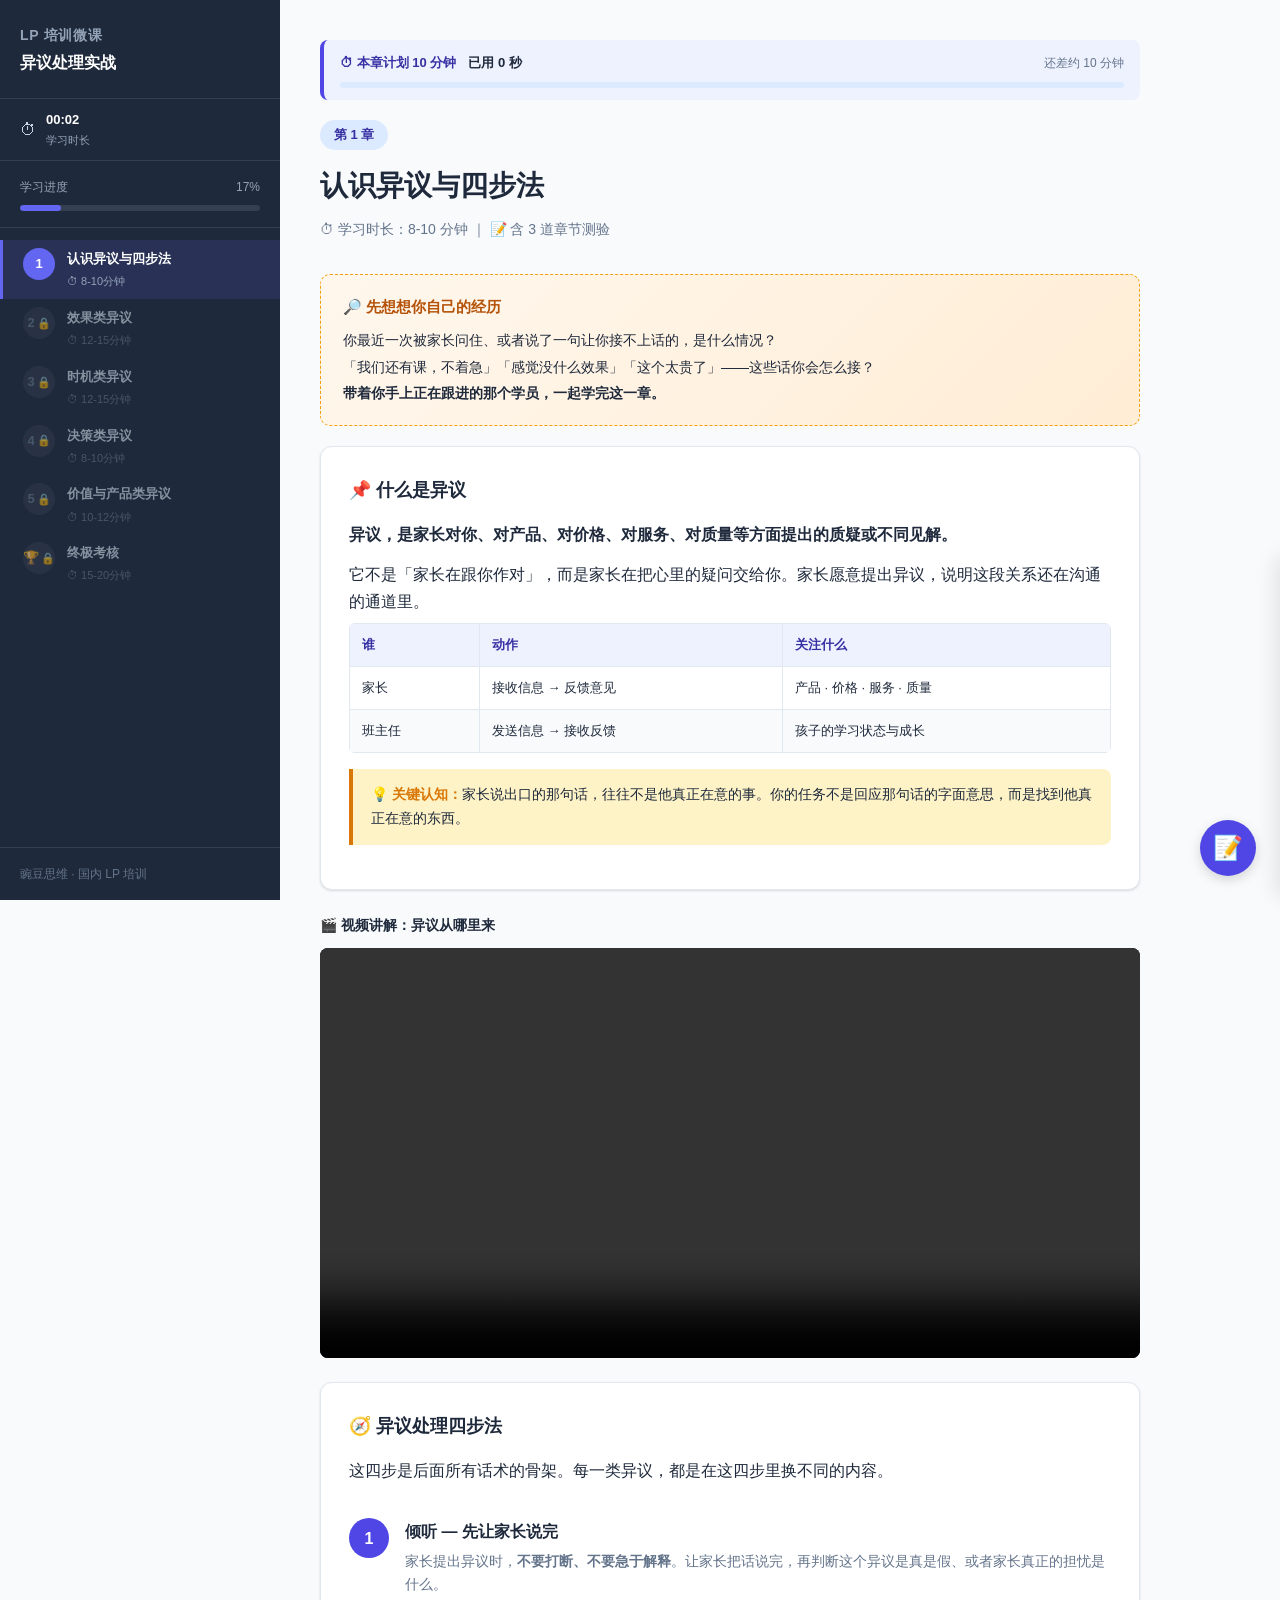
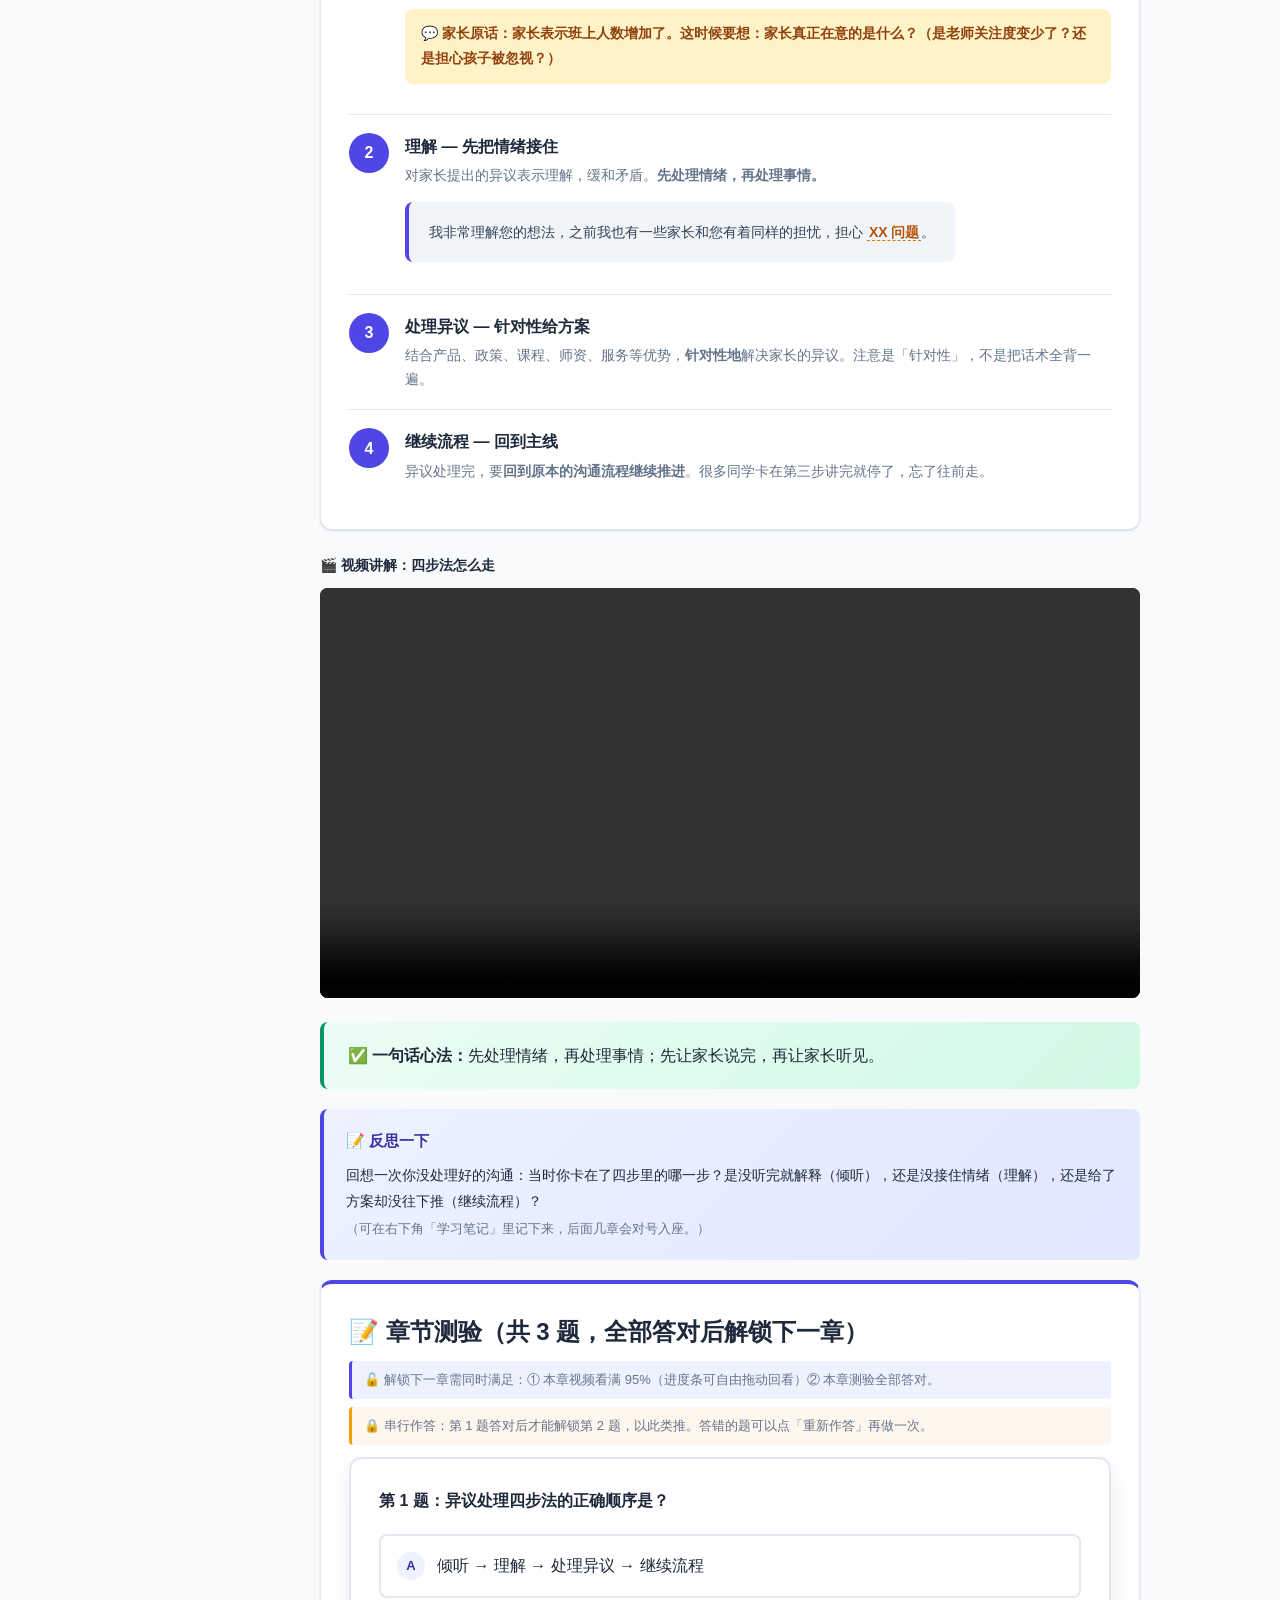
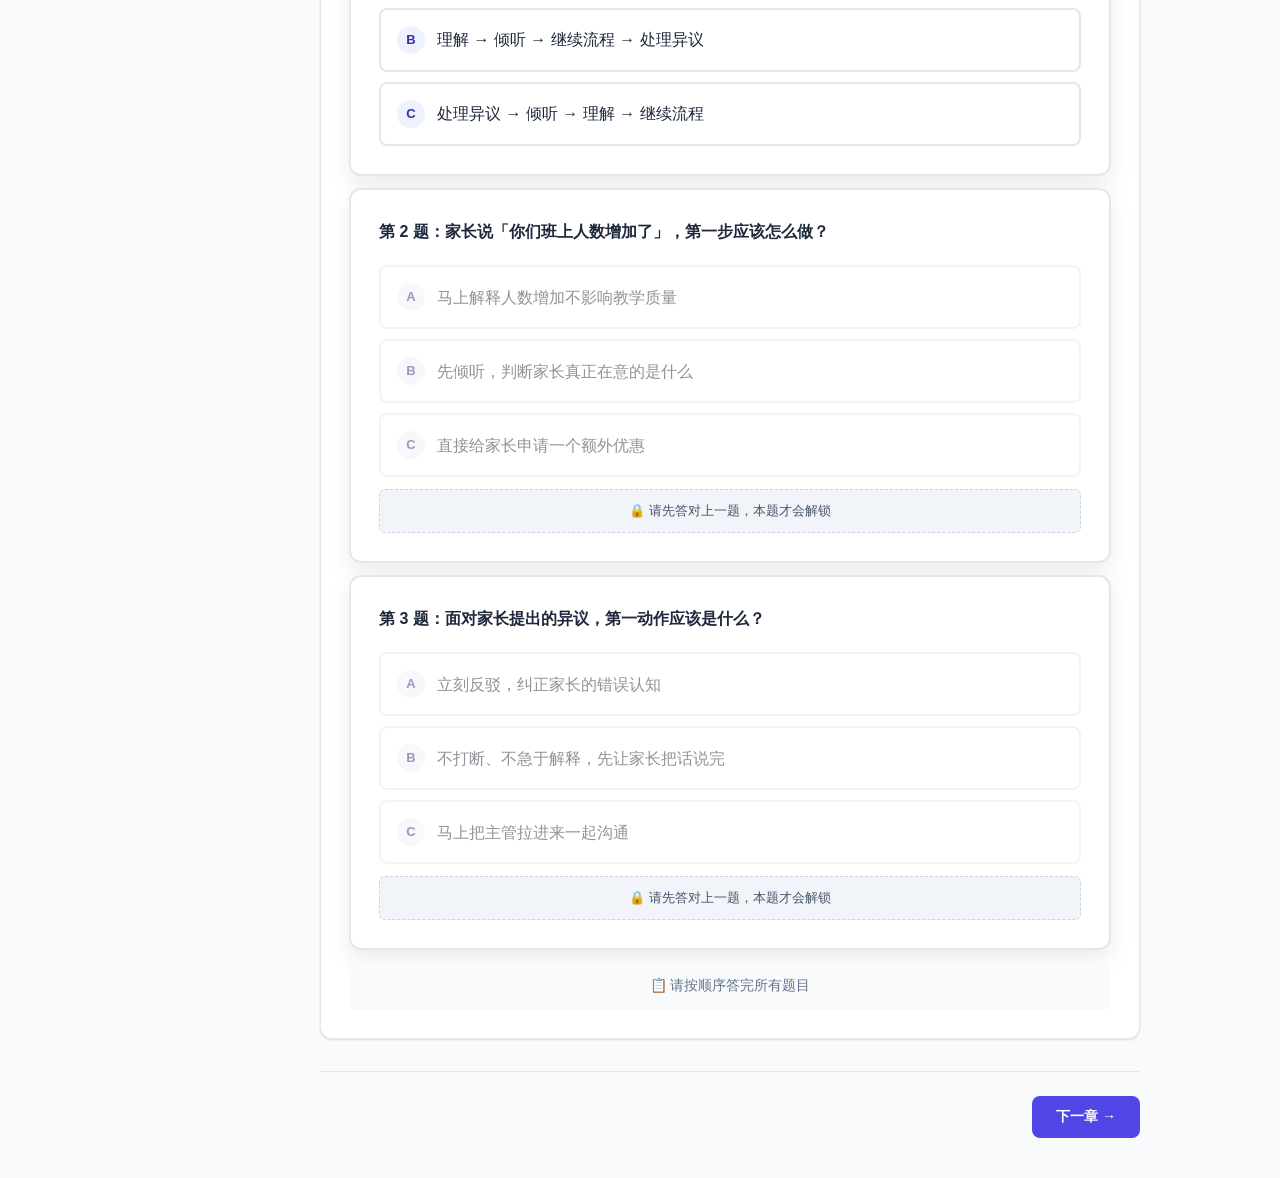
<file: index.html>
<!DOCTYPE html>
<html lang="zh-CN">
<head>
<meta charset="UTF-8">
<meta name="viewport" content="width=device-width, initial-scale=1.0">
<meta name="description" content="面向线上少儿数学思维班主任（LP）的《异议处理实战》互动微课">
<title>异议处理实战 · 班主任微课</title>
<style>

:root{--primary:#4F46E5;--primary-light:#EEF2FF;--primary-dark:#3730A3;--accent:#D97706;--accent-light:#FEF3C7;--success:#059669;--danger:#DC2626;--bg:#F8FAFC;--card:#FFFFFF;--text:#1E293B;--text-secondary:#64748B;--border:#E2E8F0;--shadow:0 1px 3px rgba(0,0,0,0.08),0 1px 2px rgba(0,0,0,0.06);--shadow-lg:0 10px 25px rgba(0,0,0,0.08);--radius:12px;--radius-sm:8px;--sidebar-bg:#1e293b;--sidebar-text:#cbd5e1;--sidebar-active:#6366f1}
*{margin:0;padding:0;box-sizing:border-box}
body{font-family:-apple-system,BlinkMacSystemFont,'Segoe UI','PingFang SC','Noto Sans HK',sans-serif;background:var(--bg);color:var(--text);line-height:1.7;display:flex;min-height:100vh}
.sidebar{width:280px;min-width:280px;background:var(--sidebar-bg);color:var(--sidebar-text);display:flex;flex-direction:column;position:fixed;top:0;left:0;bottom:0;z-index:100;transition:transform 0.3s}
.sidebar-close-btn{display:none;position:absolute;top:8px;right:12px;background:none;border:none;color:#94a3b8;font-size:20px;cursor:pointer;z-index:10;padding:8px;line-height:1}
.sidebar-header{padding:24px 20px;border-bottom:1px solid rgba(255,255,255,0.1)}
.sidebar-header h3{font-size:14px;color:#94a3b8;text-transform:uppercase;letter-spacing:.05em;margin-bottom:4px}
.sidebar-header .course-title{font-size:16px;font-weight:700;color:#fff;line-height:1.4}
.sidebar-progress{padding:16px 20px;border-bottom:1px solid rgba(255,255,255,0.1)}
.progress-label{display:flex;justify-content:space-between;font-size:12px;color:#94a3b8;margin-bottom:8px}
.progress-bar{height:6px;background:rgba(255,255,255,0.1);border-radius:3px;overflow:hidden}
.progress-fill{height:100%;background:var(--sidebar-active);border-radius:3px;transition:width .5s ease;width:0%}
.sidebar-nav{flex:1;overflow-y:auto;padding:12px 0}
.nav-section{padding:8px 20px;cursor:pointer;display:flex;align-items:flex-start;gap:12px;transition:all .2s;border-left:3px solid transparent}
.nav-section:hover{background:rgba(255,255,255,0.05)}
.nav-section.active{background:rgba(99,102,241,0.15);border-left-color:var(--sidebar-active);color:#fff}
.nav-section.completed{color:#94a3b8}
.nav-section.completed .nav-icon{background:var(--success);color:#fff}
.nav-section.locked{opacity:.45;cursor:not-allowed;pointer-events:none}
.nav-section.locked .nav-icon{background:rgba(255,255,255,0.08);color:#64748b}
.nav-icon{width:32px;height:32px;min-width:32px;border-radius:50%;background:rgba(255,255,255,0.1);display:flex;align-items:center;justify-content:center;font-size:13px;font-weight:700;color:var(--sidebar-text);transition:all .3s}
.nav-section.active .nav-icon{background:var(--sidebar-active);color:#fff}
.nav-info .nav-label{font-size:13px;font-weight:600}
.nav-info .nav-sub{font-size:11px;color:#64748b;margin-top:2px}
.nav-section.active .nav-info .nav-sub{color:#94a3b8}
.sidebar-footer{padding:16px 20px;border-top:1px solid rgba(255,255,255,0.1);font-size:12px;color:#64748b}
.study-timer{padding:10px 20px;border-bottom:1px solid rgba(255,255,255,0.1);display:flex;align-items:center;gap:10px;font-size:13px}
.timer-icon{font-size:16px}
.timer-display{color:#fff;font-weight:700;font-variant-numeric:tabular-nums}
.timer-label{color:#94a3b8;font-size:11px}
.main{margin-left:280px;flex:1;padding:40px;max-width:900px;min-width:0}
.section{display:none;animation:fadeSlide .4s ease}
.section.active{display:block}
@keyframes fadeSlide{from{opacity:0;transform:translateY(12px)}to{opacity:1;transform:translateY(0)}}
.section-header{margin-bottom:32px}
.section-badge{display:inline-block;padding:4px 14px;background:#dbeafe;color:var(--primary-dark);border-radius:20px;font-size:13px;font-weight:600;margin-bottom:12px}
.section-header h1{font-size:28px;font-weight:800;color:var(--text);margin-bottom:8px}
.section-header .duration{font-size:14px;color:var(--text-secondary)}
.card{background:var(--card);border-radius:var(--radius);padding:28px;margin-bottom:20px;box-shadow:var(--shadow);border:1px solid var(--border)}
.card-title{font-size:18px;font-weight:700;margin-bottom:16px;color:var(--text)}
.highlight-box{background:linear-gradient(135deg,#eff6ff,#dbeafe);border-left:4px solid var(--primary);padding:20px 24px;border-radius:var(--radius-sm);margin:20px 0}
.highlight-box.warning{background:linear-gradient(135deg,#fef3c7,#fde68a);border-left-color:var(--accent)}
.highlight-box.success{background:linear-gradient(135deg,#ecfdf5,#d1fae5);border-left-color:var(--success)}
.script-block{background:#f1f5f9;padding:20px 24px;border-radius:var(--radius-sm);font-style:italic;color:#475569;position:relative;margin:16px 0;line-height:1.8}
.script-block::before{content:'\01f399\00fe0f 话术范例';position:absolute;top:-10px;left:16px;background:#475569;color:#fff;padding:2px 10px;border-radius:10px;font-size:11px;font-style:normal}
.flow-steps{display:flex;gap:16px;margin:20px 0;flex-wrap:wrap}
.flow-step{flex:1;min-width:140px;background:var(--card);border:2px solid var(--border);border-radius:var(--radius-sm);padding:20px;text-align:center;box-shadow:var(--shadow)}
.flow-step .step-num{width:36px;height:36px;border-radius:50%;background:var(--primary);color:#fff;display:inline-flex;align-items:center;justify-content:center;font-weight:700;font-size:14px;margin-bottom:12px}
.flow-step h4{font-size:14px;font-weight:700;margin-bottom:8px}
.flow-step p{font-size:13px;color:var(--text-secondary);line-height:1.6}
.flow-arrow{display:flex;align-items:center;font-size:24px;color:var(--primary);font-weight:700}
.strategy-grid{display:flex;gap:16px;margin:20px 0;flex-wrap:wrap}
.strategy-card{flex:1;min-width:200px;background:var(--card);border:2px solid var(--border);border-radius:var(--radius-sm);padding:24px;text-align:center;box-shadow:var(--shadow)}
.strategy-card .icon{font-size:36px;margin-bottom:12px}
.strategy-card h4{font-size:16px;font-weight:700;margin-bottom:8px}
.strategy-card p{font-size:13px;color:var(--text-secondary)}
.step-list{counter-reset:step}
.step-item{counter-increment:step;display:flex;gap:16px;align-items:flex-start;padding:18px 0;border-bottom:1px solid var(--border)}
.step-item:last-child{border-bottom:none}
.step-num-big{width:40px;height:40px;border-radius:50%;background:var(--primary);color:#fff;display:flex;align-items:center;justify-content:center;font-weight:700;font-size:16px;flex-shrink:0}
.step-content h4{font-size:16px;color:var(--text);margin-bottom:4px}
.step-content p{font-size:14px;color:var(--text-secondary)}
.chat-scene{max-width:650px;margin:0 auto}
.chat-msg{display:flex;gap:12px;margin-bottom:12px;align-items:flex-start}
.chat-msg.lp{flex-direction:row}
.chat-msg.parent{flex-direction:row-reverse}
.chat-avatar{width:36px;height:36px;border-radius:50%;display:flex;align-items:center;justify-content:center;font-size:14px;flex-shrink:0;font-weight:700}
.chat-msg.lp .chat-avatar{background:#EEF2FF;color:var(--primary-dark)}
.chat-msg.parent .chat-avatar{background:#FEF3C7;color:var(--accent)}
.chat-bubble{max-width:75%;padding:10px 14px;border-radius:14px;font-size:13px;line-height:1.6}
.chat-msg.lp .chat-bubble{background:#F1F5F9;color:var(--text);border-bottom-left-radius:4px}
.chat-msg.parent .chat-bubble{background:#EEF2FF;color:var(--text);border-bottom-right-radius:4px}
.chat-label{font-size:11px;color:var(--text-secondary);margin-bottom:4px}
.tab-wrap{display:flex;gap:4px;margin-bottom:16px;background:var(--border);border-radius:10px;padding:4px;flex-wrap:wrap}
.tab-btn{flex:1;min-width:70px;padding:8px 12px;border:none;background:transparent;border-radius:8px;cursor:pointer;font-size:12px;font-weight:500;color:var(--text-secondary);transition:all .2s}
.tab-btn.active{background:var(--card);color:var(--primary);font-weight:600;box-shadow:var(--shadow)}
.tab-panel{display:none}
.tab-panel.active{display:block}
.highlight{background:linear-gradient(180deg,transparent 60%,#FEF08A 60%);padding:0 4px}
.tips-box{background:var(--accent-light);border-left:4px solid var(--accent);padding:14px 18px;border-radius:0 8px 8px 0;margin:16px 0;font-size:14px}
.tips-box strong{color:var(--accent)}
.badge{display:inline-block;padding:3px 10px;border-radius:20px;font-size:12px;font-weight:600}
.badge-primary{background:var(--primary-light);color:var(--primary)}
.badge-warning{background:var(--accent-light);color:var(--accent)}
.badge-success{background:#ECFDF5;color:var(--success)}
.quiz-card{background:var(--card);border-radius:var(--radius);padding:28px;margin:12px 0;box-shadow:var(--shadow-lg);border:2px solid var(--border)}
.quiz-card.locked .quiz-options{opacity:0.5;filter:grayscale(0.4);pointer-events:none}
.quiz-card.locked .quiz-locked-hint{display:flex}
.quiz-card:not(.locked) .quiz-locked-hint{display:none}
.quiz-locked-hint{display:none;align-items:center;justify-content:center;padding:10px 14px;background:#f1f5f9;color:#475569;border-radius:6px;font-size:13px;margin-top:12px;border:1px dashed #cbd5e1}
.quiz-question{font-size:16px;font-weight:600;margin-bottom:20px;line-height:1.7}
.quiz-options{display:flex;flex-direction:column;gap:10px}
.quiz-option{display:flex;align-items:center;gap:12px;padding:16px;border:2px solid var(--border);border-radius:var(--radius-sm);cursor:pointer;transition:all .2s;min-height:48px}
.quiz-option:hover{border-color:var(--primary-light);background:#f0f7ff}
.quiz-option.correct{border-color:var(--success)!important;background:#ecfdf5!important}
.quiz-option.wrong{border-color:var(--danger)!important;background:#fef2f2!important}
.quiz-option.disabled{opacity:.5;cursor:default;border-color:#e2e8f0;background:#f8fafc}
.quiz-option.correct .quiz-option-label{background:var(--success);color:#fff}
.quiz-option.wrong .quiz-option-label{background:var(--danger);color:#fff}
.quiz-option-label{width:28px;height:28px;border-radius:50%;background:var(--primary-light);color:var(--primary-dark);display:flex;align-items:center;justify-content:center;font-weight:700;font-size:13px;flex-shrink:0}
.quiz-feedback{display:none;margin-top:16px;padding:16px;border-radius:var(--radius-sm);font-size:14px;line-height:1.7}
.quiz-feedback.show{display:block}
.quiz-feedback.correct{background:#ecfdf5;color:#065f46}
.quiz-feedback.wrong{background:#fef2f2;color:#991b1b}
.final-task-container{background:var(--card);border-radius:var(--radius);padding:28px;box-shadow:var(--shadow-lg);border:2px solid var(--border)}
.final-task-input{width:100%;min-height:180px;padding:16px;border:2px solid var(--border);border-radius:var(--radius-sm);font-size:14px;line-height:1.8;resize:vertical;font-family:inherit}
.final-task-input:focus{outline:none;border-color:var(--primary);box-shadow:0 0 0 3px rgba(79,70,229,0.1)}
.final-task-input:disabled{background:#f1f5f9;cursor:not-allowed}
.char-counter{text-align:right;font-size:12px;color:var(--text-secondary);margin-top:6px}
.ai-feedback-panel{display:none;margin-top:24px}
.ai-feedback-panel.show{display:block}
.score-display{text-align:center;margin:16px 0}
.score-circle{width:80px;height:80px;border-radius:50%;display:inline-flex;align-items:center;justify-content:center;font-size:32px;font-weight:800;color:#fff}
.score-circle.high{background:linear-gradient(135deg,#10b981,#059669)}
.score-circle.medium{background:linear-gradient(135deg,#f59e0b,#d97706)}
.score-circle.low{background:linear-gradient(135deg,#ef4444,#dc2626)}
.eval-dimensions{display:flex;gap:16px;flex-wrap:wrap}
.eval-dim{flex:1;min-width:150px;background:#f8fafc;border-radius:var(--radius-sm);padding:20px;text-align:center}
.keywords-result{display:flex;flex-wrap:wrap;gap:6px;margin-top:10px;justify-content:center}
.keyword-tag{display:inline-block;padding:2px 10px;border-radius:20px;font-size:12px;font-weight:500}
.keyword-tag.found{background:#ecfdf5;color:#065f46}
.keyword-tag.missing{background:#fef2f2;color:#991b1b}
.dialogue-container{background:var(--card);border-radius:var(--radius);box-shadow:var(--shadow-lg);border:2px solid var(--border);overflow:hidden}
.dialogue-header{padding:16px 20px;background:var(--primary-light);border-bottom:1px solid var(--border);font-weight:700;color:var(--primary-dark);display:flex;justify-content:space-between;align-items:center}
.dialogue-messages{max-height:400px;overflow-y:auto;padding:16px 20px;min-height:150px}
.dialogue-input-area{display:flex;padding:12px 20px;border-top:1px solid var(--border);gap:8px}
.dialogue-input-area input{flex:1;padding:12px;border:2px solid var(--border);border-radius:var(--radius-sm);font-size:14px;font-family:inherit}
.dialogue-input-area input:focus{outline:none;border-color:var(--primary)}
.btn{padding:12px 24px;border:none;border-radius:var(--radius-sm);font-size:14px;font-weight:600;cursor:pointer;transition:all .2s;background:var(--primary);color:#fff}
.btn:hover{background:var(--primary-dark);transform:translateY(-1px)}
.btn-outline{background:var(--card);color:var(--primary);border:2px solid var(--primary)}
.btn-outline:hover{background:var(--primary-light)}
.btn-success{background:var(--success);color:#fff}
.btn-sm{padding:8px 16px;font-size:13px}
.btn:disabled{opacity:.5;cursor:not-allowed}
.section-nav-buttons{display:flex;justify-content:space-between;margin-top:32px;padding-top:24px;border-top:1px solid var(--border)}
.toast{position:fixed;top:20px;left:50%;transform:translateX(-50%);padding:12px 24px;border-radius:8px;color:#fff;font-size:14px;font-weight:600;z-index:9999;animation:slideDown .3s ease}
.toast.warning{background:#d97706}
.toast.success{background:#059669}
.toast.error{background:#dc2626}
@keyframes slideDown{from{opacity:0;transform:translateX(-50%) translateY(-20px)}to{opacity:1;transform:translateX(-50%) translateY(0)}}
.notes-toggle{position:fixed;bottom:24px;right:24px;width:56px;height:56px;border-radius:50%;background:var(--primary);color:#fff;border:none;font-size:24px;cursor:pointer;box-shadow:0 4px 12px rgba(0,0,0,0.15);z-index:90}
.notes-panel{position:fixed;bottom:0;right:0;width:340px;background:var(--card);border-left:1px solid var(--border);border-top:1px solid var(--border);box-shadow:-4px -4px 20px rgba(0,0,0,0.1);padding:20px;transform:translateX(100%);transition:transform .3s;z-index:200}
.notes-panel.open{transform:translateX(0)}
.notes-panel textarea{width:100%;height:200px;padding:12px;border:1px solid var(--border);border-radius:var(--radius-sm);font-size:13px;font-family:inherit;resize:vertical}
.cert-overlay{display:none;position:fixed;inset:0;background:rgba(0,0,0,0.6);z-index:999;justify-content:center;align-items:center}
.cert-paper{background:#fff;width:700px;padding:48px 36px;text-align:center;border-radius:12px;box-shadow:0 20px 60px rgba(0,0,0,0.2)}
.cert-paper h1{font-size:28px;color:#3730A3;margin-bottom:4px}
.cert-paper .sub{font-size:12px;color:#64748b;letter-spacing:.1em;margin-bottom:24px}
.cert-paper .body{font-size:15px;line-height:2;color:#1e293b}
.cert-paper .name{display:inline-block;border-bottom:2px solid #4F46E5;min-width:120px;padding:4px 12px;margin:0 4px}
.cert-paper .course{font-weight:700;color:#3730A3;margin:8px 0}
.cert-paper .score{margin:20px 0 4px;font-size:16px;font-weight:600;color:#10b981}
.cert-paper .final-score{margin:4px 0 20px;font-size:14px;font-weight:600;color:#3730A3}
.cert-footer{display:flex;justify-content:space-between;font-size:12px;color:#64748b;margin-top:32px;border-top:1px solid #e2e8f0;padding-top:16px}
.cert-actions{margin-top:24px;display:flex;gap:12px;justify-content:center}
.ch3-textarea{width:100%;min-height:220px;padding:16px;border:2px solid var(--border);border-radius:var(--radius-sm);font-size:14px;line-height:1.8;resize:vertical;font-family:inherit}
.ch3-textarea:focus{outline:none;border-color:var(--primary);box-shadow:0 0 0 3px rgba(79,70,229,0.1)}
.practice-textarea{width:100%;min-height:280px;padding:16px;border:2px solid var(--border);border-radius:var(--radius-sm);font-size:14px;line-height:1.8;resize:vertical;font-family:inherit;box-sizing:border-box}
.practice-textarea:focus{outline:none;border-color:var(--primary);box-shadow:0 0 0 3px rgba(79,70,229,0.1)}
.ch3-ref-panel{display:none;margin-top:16px}
.ch3-ref-panel.show{display:block}
.course-img{max-width:100%;border-radius:var(--radius-sm);box-shadow:var(--shadow);margin:16px 0;border:1px solid var(--border)}
.mobile-header{display:none;position:fixed;top:0;left:0;right:0;background:var(--sidebar-bg);color:#fff;padding:12px 16px;z-index:99;align-items:center;justify-content:space-between}
.sidebar-overlay{display:none;position:fixed;inset:0;background:rgba(0,0,0,0.5);z-index:99}
.typing-indicator{display:flex;gap:4px;padding:10px 14px;background:#EEF2FF;border-radius:14px;border-bottom-right-radius:4px;width:fit-content}
.typing-indicator span{width:8px;height:8px;background:#94a3b8;border-radius:50%;animation:typing 1.4s infinite ease-in-out}
.typing-indicator span:nth-child(2){animation-delay:.2s}
.typing-indicator span:nth-child(3){animation-delay:.4s}
@keyframes typing{0%,80%,100%{transform:scale(.6);opacity:.4}40%{transform:scale(1);opacity:1}}
.dialogue-meta{display:flex;gap:8px;align-items:center;flex-wrap:wrap}
.final-actions{flex-wrap:wrap}
.final-call-btn{padding:14px 28px;font-size:16px;display:inline-flex;align-items:center;gap:8px}
.final-score-grid{display:grid;grid-template-columns:repeat(4,1fr);gap:12px;margin:16px 0}
.final-score-card{background:#f8fafc;border-radius:var(--radius-sm);padding:16px;text-align:center}
.final-score-card .score{font-size:24px;font-weight:800;color:var(--primary)}
.final-score-card .label{font-size:12px;color:var(--text-secondary);margin-top:4px}
.final-feedback-text{background:#f8fafc;border-radius:var(--radius-sm);padding:16px;font-size:14px;line-height:1.7;margin-top:16px}
.sidebar-overlay.show{display:block}
/* 移动端优化：表格横向滚动、评分卡2列、价格表最小宽度 */
.table-wrap{overflow-x:auto;-webkit-overflow-scrolling:touch;margin:8px 0;border-radius:6px}
.table-wrap table{min-width:680px}
.final-score-grid{grid-template-columns:repeat(4,1fr)}
@media(max-width:1024px){.sidebar{transform:translateX(-100%)}.sidebar.open{transform:translateX(0)}.sidebar-close-btn{display:block}.main{margin-left:0;padding:24px 16px;padding-top:60px}.mobile-header{display:flex}.eval-dimensions{flex-direction:column}.cert-paper{width:95%;padding:24px 16px}.flow-steps{flex-direction:column}.flow-arrow{transform:rotate(90deg);justify-content:center}.final-score-grid{grid-template-columns:repeat(2,1fr)}}
@media(max-width:480px){.quiz-option{padding:12px}.quiz-question{font-size:15px}.dialogue-header{flex-direction:column;align-items:flex-start;gap:8px}.section-header h1{font-size:24px}.final-call-btn{width:100%;justify-content:center}.final-actions{flex-direction:column}.final-actions .btn{width:100%;justify-content:center}.cert-paper{padding:24px 12px}.cert-paper h1{font-size:22px}}

/* ============================================================
   《异议处理》微课 · 补充样式（叠加在参照课基础样式之上）
   ============================================================ */

/* 视频 */
.video-wrapper{margin:24px 0;position:relative}
.video-label{font-size:14px;font-weight:600;color:var(--text);margin-bottom:10px}
video{width:100%;border-radius:var(--radius-sm);background:#000;display:block}

/* 视频观看状态角标 */
.video-flag{display:inline-block;font-size:12px;font-weight:600;padding:3px 10px;border-radius:999px;
  background:#FEF3C7;color:#B45309;border:1px solid #FCD34D;margin-bottom:8px}
.video-flag.done{background:#ECFDF5;color:#065F46;border-color:#A7F3D0}

/* 章节视频观看进度条 */
.video-status-bar{font-size:13px;line-height:1.7;padding:10px 14px;border-radius:8px;margin:20px 0;
  background:#FFFBEB;border-left:4px solid var(--accent)}
.video-status-bar .vs-ok{color:#065F46;font-weight:600}
.video-status-bar .vs-pending{color:#92400E;font-weight:600}

/* 侧边栏锁定项：加锁图标与禁止指针，并在 hover 时提示原因 */
.nav-section.locked{cursor:not-allowed;opacity:.6}
.nav-section.locked .nav-icon::after{content:'🔒';font-size:11px;margin-left:2px}

/* 话术模板（可填空位） */
.script-tpl{background:#F1F5F9;border-left:4px solid var(--primary);padding:16px 20px;border-radius:8px;font-size:14px;line-height:2;color:#334155;margin:14px 0}
.script-tpl .var{color:#B45309;font-weight:700;border-bottom:1px dashed #D97706;padding:0 2px}

/* 家长原话（案例驱动） */
.quote-line{background:#FEF3C7;border-radius:8px;padding:12px 16px;font-weight:600;color:#92400E;margin:12px 0;font-size:14px;line-height:1.8}
.quote-line::before{content:'💬 家长原话：';font-weight:700}

/* 反思框（成人学习：反思与经验激活） */
.reflect-box{background:linear-gradient(135deg,#EEF2FF,#E0E7FF);border-left:4px solid var(--primary);padding:18px 22px;border-radius:8px;margin:20px 0;font-size:14px;line-height:1.9}
.reflect-box .rt{font-weight:700;color:var(--primary-dark);display:block;margin-bottom:6px;font-size:15px}

/* 场景激活框（章首） */
.activate-box{background:linear-gradient(135deg,#FFF7ED,#FFEDD5);border:1px dashed #F59E0B;border-radius:10px;padding:18px 22px;margin:0 0 20px;font-size:14px;line-height:1.9}
.activate-box .at{font-weight:700;color:#B45309;display:block;margin-bottom:6px;font-size:15px}

/* 表格 */
table{width:100%;border-collapse:collapse;font-size:13px}
table th,table td{border:1px solid var(--border);padding:10px 12px;text-align:left;vertical-align:top;line-height:1.7}
table th{background:#EEF2FF;font-weight:700;color:var(--primary-dark);white-space:nowrap}
table tbody tr:nth-child(even) td{background:#F8FAFC}

/* 四步法流程图（横向箭头） */
.flow-steps.vertical{flex-direction:column}
.flow-steps.vertical .flow-arrow{transform:rotate(90deg);align-self:center}

/* 对比卡（性价比五对比） */
.compare-grid{display:flex;gap:14px;flex-wrap:wrap;margin:18px 0}
.compare-card{flex:1;min-width:200px;background:var(--card);border:1px solid var(--border);border-top:4px solid var(--primary);border-radius:var(--radius-sm);padding:18px;box-shadow:var(--shadow)}
.compare-card h4{font-size:15px;font-weight:700;margin-bottom:8px;color:var(--primary-dark)}
.compare-card p{font-size:13px;color:var(--text-secondary);line-height:1.75}

/* 终极考核 · 填空题 */
.fill-card{background:var(--card);border:2px solid var(--border);border-radius:var(--radius);padding:24px 28px;margin:16px 0;box-shadow:var(--shadow)}
.fill-card.ok{border-color:var(--success);background:#F6FEFB}
.fill-card .quiz-question{margin-bottom:14px}
.fill-row{display:flex;gap:12px;align-items:center;flex-wrap:wrap}
.fill-input{flex:1;min-width:180px;padding:12px 16px;border:2px solid var(--border);border-radius:var(--radius-sm);font-size:15px;font-family:inherit;line-height:1.5}
.fill-input:focus{border-color:var(--primary-light);outline:none;box-shadow:0 0 0 3px rgba(99,102,241,.12)}
.fill-input:disabled{background:#F1F5F9;color:#065F46;font-weight:600;border-color:#A7F3D0}
.fill-hint{display:block;margin-top:8px;color:#92400E;background:#FFFBEB;border-left:3px solid var(--accent);padding:8px 12px;border-radius:0 6px 6px 0;font-size:13px;line-height:1.7}

/* 章节测验里的「答错重做」提示区 */
.quiz-retry{margin-top:10px}
.quiz-retry .btn{margin-left:0}

/* 练习得分面板 */
.practice-score-panel{display:none;margin-top:20px;padding:20px;background:#F8FAFC;border:1px solid var(--border);border-radius:10px}
.practice-score-total{margin-top:14px;padding:14px;border-radius:8px;font-size:14px;font-weight:600;text-align:center}

/* 视频未就绪提示 */
.video-placeholder{background:#0F172A;color:#94A3B8;border-radius:8px;padding:28px;text-align:center;font-size:13px}

@media (max-width:1024px){
  .compare-grid,.flow-steps{flex-direction:column}
  .compare-card{min-width:0}
  .script-tpl,.quote-line,.reflect-box,.activate-box{font-size:13px;padding:14px 16px}
  table{font-size:12px}
  table th,table td{padding:8px}
  /* 移动端：表头允许换行，表格设最小宽度后在 .table-wrap 内横向滚动，
     避免列被压扁到不可读 */
  table th{white-space:normal}
  .table-wrap table{min-width:520px}

  /* 移动端：章节按钮固定为底部操作栏，并为 sticky 栏预留底部空间，
     避免遮挡对话输入区与练习输入框 */
  .main{padding-bottom:100px}
  .section-nav-buttons{flex-direction:column;gap:10px;position:sticky;bottom:0;z-index:20;
    background:var(--bg);padding:12px 0;border-top:1px solid var(--border);margin-top:24px}
  .section-nav-buttons>div{width:100%}
  .section-nav-buttons .btn{width:100%;text-align:center;padding:14px 24px;font-size:15px}
  .dialogue-input-area{padding-bottom:4px}
  .practice-textarea{min-height:150px}

  /* 填空题在窄屏改为竖排，提交按钮占满整行 */
  .fill-card{padding:18px 16px}
  .fill-row{flex-direction:column;align-items:stretch}
  .fill-row .btn,.fill-input{width:100%}

  /* 视频状态条窄屏收紧内边距 */
  .video-status-bar{font-size:12.5px;padding:10px 12px}
}

/* 视频进度信息条：已看 % / 已看时长 / 剩余时长（进度条可自由拖动回看） */
.video-progress-info{margin:10px 0 22px;padding:12px 16px;border-radius:8px;
  background:#F8FAFC;border:1px solid var(--border)}
.video-progress-info .vp-row{display:flex;flex-wrap:wrap;align-items:center;gap:10px;font-size:13px;color:var(--text-secondary)}
.video-progress-info .vp-label{font-weight:700;color:var(--text)}
.video-progress-info .vp-num strong{color:var(--primary);font-size:14px}
.video-progress-info .vp-left{margin-left:auto;color:var(--text-secondary)}
.video-progress-info .vp-track{height:6px;background:var(--border);border-radius:3px;overflow:hidden;margin-top:8px}
.video-progress-info .vp-fill{height:100%;background:var(--primary);border-radius:3px;transition:width .3s ease}
.video-progress-info .vp-fill.done{background:var(--success,#10b981)}
.video-progress-info .vp-tip{margin-top:8px;font-size:12px;color:var(--text-secondary);line-height:1.6}
.video-progress-info .vp-hint{font-size:13px;color:var(--text-secondary)}

/* 章节计划时间条：计划时长 vs 实际停留用时 */
.chapter-plan-bar{margin:0 0 20px;padding:12px 16px;border-radius:8px;
  background:#EEF2FF;border-left:4px solid var(--primary)}
.chapter-plan-bar .cp-row{display:flex;flex-wrap:wrap;align-items:center;gap:12px;font-size:13px;color:var(--text-secondary)}
.chapter-plan-bar .cp-label{font-weight:700;color:var(--primary-dark,var(--primary))}
.chapter-plan-bar .cp-spent{font-weight:600;color:var(--text)}
.chapter-plan-bar .cp-spent.over{color:#B45309}
.chapter-plan-bar .cp-rest{margin-left:auto;font-size:12px}
.chapter-plan-bar .cp-track{height:6px;background:#DBEAFE;border-radius:3px;overflow:hidden;margin-top:8px}
.chapter-plan-bar .cp-fill{height:100%;background:var(--primary);border-radius:3px;transition:width .4s ease}
.chapter-plan-bar .cp-fill.over{background:#F59E0B}
.chapter-plan-bar.over{background:#FFF7ED;border-left-color:#F59E0B}
@media(max-width:1024px){
  .video-progress-info .vp-left{margin-left:0}
  .chapter-plan-bar .cp-rest{margin-left:0}
}

</style>
</head>
<body>
<!-- Sidebar -->
<div class="sidebar" id="sidebar">
<button class="sidebar-close-btn" onclick="toggleSidebar()">✕</button>
<div class="sidebar-header"><h3>LP 培训微课</h3><div class="course-title">异议处理实战</div></div>
<div class="study-timer"><span class="timer-icon">⏱</span><div><div class="timer-display" id="timerDisplay">00:00</div><div class="timer-label">学习时长</div></div></div>
<div class="sidebar-progress"><div class="progress-label"><span>学习进度</span><span id="progressPercent">0%</span></div><div class="progress-bar"><div class="progress-fill" id="progressFill"></div></div></div>
<div class="sidebar-nav" id="sidebarNav"></div>
<div class="sidebar-footer">豌豆思维 · 国内 LP 培训</div>
</div>
<div class="sidebar-overlay" id="sidebarOverlay" onclick="toggleSidebar()"></div>
<div class="mobile-header" id="mobileHeader"><button style="background:none;border:none;color:#fff;font-size:20px;cursor:pointer" onclick="toggleSidebar()">☰</button><span style="font-weight:700;font-size:15px" id="mhTitle">异议处理实战</span><span style="font-size:13px;color:#94a3b8" id="mhTimer">⏱ 00:00</span></div>
<div class="main" id="mainContent"></div>

<!-- Certificate -->
<div class="cert-overlay" id="certOverlay">
<div class="cert-paper" id="certPaper">
<h1>🏆 结业证书</h1><div class="sub">CERTIFICATE OF COMPLETION</div>
<div class="body"><p>兹证明</p><p class="name" id="certStudentName">请填写姓名</p><p>已完成 豌豆思维 班主任培训课程</p><p class="course">「异议处理实战」</p><p class="score" id="certScore">综合评定：通过</p><p class="final-score" id="certFinalScore">终极考核得分：-- 分</p>
<div class="cert-name-edit" id="certNameEdit" style="display:none;margin:16px auto 0;max-width:280px"><input type="text" id="certNameInput" placeholder="请输入你的姓名" style="width:100%;padding:10px 14px;border:2px solid var(--border);border-radius:8px;font-size:14px;font-family:inherit;text-align:center" maxlength="20"><button class="btn btn-sm" style="margin-top:10px;width:100%" onclick="saveCertName()">✍️ 确认姓名</button></div></div>
<div class="cert-footer"><span id="certDate"></span><span>豌豆思维</span></div>
<div class="cert-actions"><button class="btn" onclick="printCertificate()">🖨️ 打印证书</button><button class="btn btn-outline" onclick="closeCertificate()">关闭</button></div>
</div></div>

<button class="notes-toggle" onclick="toggleNotes()">📝</button>
<div class="notes-panel" id="notesPanel">
<h3>📝 学习笔记 — <span id="notesChapterLabel" style="font-weight:400;font-size:13px;color:var(--text-secondary)"></span></h3>
<textarea id="notesTextarea" placeholder="在这里记录你的学习心得..."></textarea>
<button class="btn btn-outline" onclick="toggleNotes()" style="margin-top:12px;width:100%">关闭</button>
</div>

<!-- ===== 课程数据（JSON） ===== -->
<script id="appDataJson" type="application/json">{"title":"异议处理实战","lsPrefix":"cn_lp_objection","orgName":"豌豆思维","aiBaseUrl":"https://api.xiaomimimo.com/v1","aiModel":"mimo-v2.5-pro","allowedHosts":["ruanqiaoyun0-a11y.github.io","localhost","127.0.0.1"],"sections":[{"id":"s1","title":"认识异议与四步法","duration":"8-10分钟","icon":"1","type":"content_quiz","content":"\n<div class=\"section-header\">\n  <span class=\"section-badge\">第 1 章</span>\n  <h1>认识异议与四步法</h1>\n  <p class=\"duration\">⏱ 学习时长：8-10 分钟 ｜ 📝 含 3 道章节测验</p>\n</div>\n\n<div class=\"activate-box\">\n  <span class=\"at\">🔎 先想想你自己的经历</span>\n  你最近一次被家长问住、或者说了一句让你接不上话的，是什么情况？<br>\n  「我们还有课，不着急」「感觉没什么效果」「这个太贵了」——这些话你会怎么接？<br>\n  <strong>带着你手上正在跟进的那个学员，一起学完这一章。</strong>\n</div>\n\n<div class=\"card\">\n  <h2 class=\"card-title\">📌 什么是异议</h2>\n  <p><strong>异议，是家长对你、对产品、对价格、对服务、对质量等方面提出的质疑或不同见解。</strong></p>\n  <p style=\"margin-top:12px;\">它不是「家长在跟你作对」，而是家长在把心里的疑问交给你。家长愿意提出异议，说明这段关系还在沟通的通道里。</p>\n  <div class=\"table-wrap\">\n    <table>\n      <thead><tr><th>谁</th><th>动作</th><th>关注什么</th></tr></thead>\n      <tbody>\n        <tr><td>家长</td><td>接收信息 → 反馈意见</td><td>产品 · 价格 · 服务 · 质量</td></tr>\n        <tr><td>班主任</td><td>发送信息 → 接收反馈</td><td>孩子的学习状态与成长</td></tr>\n      </tbody>\n    </table>\n  </div>\n  <div class=\"tips-box\">💡 <strong>关键认知：</strong>家长说出口的那句话，往往不是他真正在意的事。你的任务不是回应那句话的字面意思，而是找到他真正在意的东西。</div>\n</div>\n\n<div class=\"video-wrapper\">\n  <div class=\"video-label\">🎬 视频讲解：异议从哪里来</div>\n  <video controls preload=\"metadata\" playsinline webkit-playsinline><source src=\"ch1_v1.mp4\" type=\"video/mp4\"></video>\n</div>\n\n<div class=\"card\">\n  <h2 class=\"card-title\">🧭 异议处理四步法</h2>\n  <p style=\"margin-bottom:16px;\">这四步是后面所有话术的骨架。每一类异议，都是在这四步里换不同的内容。</p>\n  <div class=\"step-list\">\n    <div class=\"step-item\">\n      <div class=\"step-num-big\">1</div>\n      <div class=\"step-content\">\n        <h4>倾听 — 先让家长说完</h4>\n        <p>家长提出异议时，<strong>不要打断、不要急于解释</strong>。让家长把话说完，再判断这个异议是真是假、或者家长真正的担忧是什么。</p>\n        <div class=\"quote-line\">家长表示班上人数增加了。这时候要想：家长真正在意的是什么？（是老师关注度变少了？还是担心孩子被忽视？）</div>\n      </div>\n    </div>\n    <div class=\"step-item\">\n      <div class=\"step-num-big\">2</div>\n      <div class=\"step-content\">\n        <h4>理解 — 先把情绪接住</h4>\n        <p>对家长提出的异议表示理解，缓和矛盾。<strong>先处理情绪，再处理事情。</strong></p>\n        <div class=\"script-tpl\">我非常理解您的想法，之前我也有一些家长和您有着同样的担忧，担心 <span class=\"var\">XX 问题</span>。</div>\n      </div>\n    </div>\n    <div class=\"step-item\">\n      <div class=\"step-num-big\">3</div>\n      <div class=\"step-content\">\n        <h4>处理异议 — 针对性给方案</h4>\n        <p>结合产品、政策、课程、师资、服务等优势，<strong>针对性地</strong>解决家长的异议。注意是「针对性」，不是把话术全背一遍。</p>\n      </div>\n    </div>\n    <div class=\"step-item\">\n      <div class=\"step-num-big\">4</div>\n      <div class=\"step-content\">\n        <h4>继续流程 — 回到主线</h4>\n        <p>异议处理完，要<strong>回到原本的沟通流程继续推进</strong>。很多同学卡在第三步讲完就停了，忘了往前走。</p>\n      </div>\n    </div>\n  </div>\n</div>\n\n<div class=\"video-wrapper\">\n  <div class=\"video-label\">🎬 视频讲解：四步法怎么走</div>\n  <video controls preload=\"metadata\" playsinline webkit-playsinline><source src=\"ch1_v2.mp4\" type=\"video/mp4\"></video>\n</div>\n\n<div class=\"highlight-box success\">\n  <strong>✅ 一句话心法：</strong>先处理情绪，再处理事情；先让家长说完，再让家长听见。\n</div>\n\n<div class=\"reflect-box\">\n  <span class=\"rt\">📝 反思一下</span>\n  回想一次你没处理好的沟通：当时你卡在了四步里的哪一步？是没听完就解释（倾听），还是没接住情绪（理解），还是给了方案却没往下推（继续流程）？<br>\n  <span style=\"color:var(--text-secondary);font-size:13px;\">（可在右下角「学习笔记」里记下来，后面几章会对号入座。）</span>\n</div>\n"},{"id":"s2","title":"效果类异议","duration":"12-15分钟","icon":"2","type":"content_quiz","content":"\n<div class=\"section-header\">\n  <span class=\"section-badge\">第 2 章</span>\n  <h1>效果类异议：「没看到效果」与「不想学了」</h1>\n  <p class=\"duration\">⏱ 学习时长：12-15 分钟 ｜ 📝 含 3 道章节测验</p>\n</div>\n\n<div class=\"activate-box\">\n  <span class=\"at\">🔎 先想想你自己的经历</span>\n  你手上有没有这样的学员：出勤一直很好、作业也在做，可家长就是说「感觉没什么效果」？<br>\n  这类异议是续费期最高频、也最难接的一类。<strong>难，不是因为家长不讲道理，而是因为思维的进步本来就不好被看见。</strong>\n</div>\n\n<div class=\"card\">\n  <h2 class=\"card-title\">💬 家长原话与解决思路</h2>\n  <div class=\"quote-line\">目前没有看到明显的效果。</div>\n  <div class=\"strategy-grid\">\n    <div class=\"strategy-card\"><div class=\"icon\">🤝</div><h4>同理家长的着急</h4><p>先承认「花了时间和精力，当然期待看到进步」</p></div>\n    <div class=\"strategy-card\"><div class=\"icon\">🛠️</div><h4>解决效果问题</h4><p>按出错版块分型，给具体可执行的方案</p></div>\n    <div class=\"strategy-card\"><div class=\"icon\">🔍</div><h4>放大孩子的进步</h4><p>把家长没注意到的变化说出来</p></div>\n    <div class=\"strategy-card\"><div class=\"icon\">💡</div><h4>理念教育</h4><p>讲清思维效果为什么「隐匿而周期长」</p></div>\n  </div>\n</div>\n\n<div class=\"video-wrapper\">\n  <div class=\"video-label\">🎬 视频讲解：效果异议的四条解决思路</div>\n  <video controls preload=\"metadata\" playsinline webkit-playsinline><source src=\"ch2_v1.mp4\" type=\"video/mp4\"></video>\n</div>\n\n<div class=\"card\">\n  <h2 class=\"card-title\">🗣️ 第一步：先同理，再问诊</h2>\n  <div class=\"script-tpl\">XX 妈妈，我们花了时间和精力，都非常期待看到孩子的进步。您提到目前还没有看到多大的效果，<span class=\"var\">我也能理解您的着急</span>。</div>\n  <p style=\"font-size:13px;color:var(--text-secondary);\">不要急着说「其实孩子进步很大」——先接住着急，再往下问诊。</p>\n</div>\n\n<div class=\"card\">\n  <h2 class=\"card-title\">🧩 第二步：按版块分型给方案</h2>\n  <div class=\"tab-wrap\">\n    <button class=\"tab-btn active\" onclick=\"switchTab(this,'tab-c2-1')\">成绩不好</button>\n    <button class=\"tab-btn\" onclick=\"switchTab(this,'tab-c2-2')\">学过又忘</button>\n    <button class=\"tab-btn\" onclick=\"switchTab(this,'tab-c2-3')\">坐不住 / 习惯差</button>\n    <button class=\"tab-btn\" onclick=\"switchTab(this,'tab-c2-4')\">家长忘了督促</button>\n  </div>\n\n  <div class=\"tab-panel active\" id=\"tab-c2-1\">\n    <p style=\"margin-bottom:10px;\"><strong>先拿到证据，再定位版块。</strong></p>\n    <div class=\"script-tpl\">宝贝妈妈，孩子卷子您有看到吗？您可以拍照发在群里，我跟老师看一下，分析下孩子哪个版块出了问题。</div>\n    <div class=\"table-wrap\">\n      <table>\n        <thead><tr><th>出错版块</th><th>问题本质</th><th>给你的动作</th></tr></thead>\n        <tbody>\n          <tr><td>计算</td><td>熟练度与准确率不足</td><td>发题库，带家长打卡：每天 10 道题，限定时间，要求准确率</td></tr>\n          <tr><td>几何</td><td>空间想象能力还需要锻炼</td><td>光刷题换个形式还是不会。要直观让孩子去看、去理解，配合图形拼搭练习，锻炼图形感知能力</td></tr>\n          <tr><td>应用</td><td>把文字信息转成能理解的形式的能力弱</td><td>先定位哪类应用题，发相关课件与练习；上课用草稿纸同步画图分析。例如过河问题，豌豆用动画让孩子真实看到划船往返时船上怎么载人</td></tr>\n        </tbody>\n      </table>\n    </div>\n  </div>\n\n  <div class=\"tab-panel\" id=\"tab-c2-2\">\n    <div class=\"script-tpl\">宝贝妈妈，这个是很正常的事情。连我们大人今天学的内容，要是长时间不用，过几天就会忘，更何况是小朋友呢？</div>\n    <p style=\"margin:12px 0;\"><strong>理论基础：艾宾浩斯遗忘曲线</strong> —— 孩子学到的知识点，当天就会遗忘 2/3。要让它成为永久记忆，练习就很重要。</p>\n    <div class=\"tips-box\">🕐 <strong>关键记忆周期：</strong>学完的 20 分钟、第 1 天、第 7 天、第 1 个月、第 3 个月。豌豆的练习设计正好契合这个周期。</div>\n    <div class=\"table-wrap\">\n      <table>\n        <thead><tr><th>豌豆的四类练习</th><th>什么时候做</th></tr></thead>\n        <tbody>\n          <tr><td>课后自动生成的 6 道练习题</td><td>课程结束后立马做（<strong>必做</strong>）</td></tr>\n          <tr><td>老师在群里发的拓展题</td><td>当天或第二天做</td></tr>\n          <tr><td>线上专题测评 + 线下豌豆宝典</td><td>建议两个星期做一次（题量少、题型新颖，对思维灵活性要求高）</td></tr>\n          <tr><td>寄送的强化练习册</td><td>大概 3 个月做一次（题量较大、更有针对性）</td></tr>\n        </tbody>\n      </table>\n    </div>\n    <p style=\"font-size:13px;color:var(--text-secondary);\">提醒家长把资料整理出来放在孩子书架上，定个闹钟；同时告诉家长「我也会提醒您」。</p>\n  </div>\n\n  <div class=\"tab-panel\" id=\"tab-c2-3\">\n    <p style=\"margin-bottom:10px;\">先明确一件事：<strong>这个问题不管在哪里学都可能出现。既然发现了，我们就要解决掉。</strong></p>\n    <p style=\"margin-bottom:10px;\">然后问一句：「妈妈您这边有了解孩子为什么会上课坐不住 / 课后作业不爱做吗？」</p>\n    <div class=\"step-list\">\n      <div class=\"step-item\"><div class=\"step-num-big\">A</div><div class=\"step-content\"><h4>过难</h4><p>看了孩子的课后作业，发现 XX 部分容易做错 → 参考「成绩不好」的处理方案。</p></div></div>\n      <div class=\"step-item\"><div class=\"step-num-big\">B</div><div class=\"step-content\"><h4>过简单</h4><p>先确认是不是觉得没挑战性，同时看校内成绩：<br>· <strong>校内成绩好</strong> → 证明在豌豆有效果，跟老师沟通看能不能升一个级别，找相关题目试一下；<br>· <strong>校内成绩不好</strong> → 说明学习还有待提升。看似会了，但课后作业缺失、说太简单不爱做，方法容易遗忘。可以让孩子说一道题的解决思路：说得清晰可以不做，说不清晰还是需要做。</p></div></div>\n      <div class=\"step-item\"><div class=\"step-num-big\">C</div><div class=\"step-content\"><h4>兴趣减退</h4><p>参考「兴趣问题」的处理方案（见下一节）。</p></div></div>\n      <div class=\"step-item\"><div class=\"step-num-big\">D</div><div class=\"step-content\"><h4>家长忘了督促</h4><p>我们设有<strong>学情奖励</strong>：只要宝贝完成课前预习、课中上课、课后复习，就有<strong>豌豆币</strong>赠送，可以兑换课程或实物礼品。请家长一定叮嘱孩子完成课前课后。</p></div></div>\n    </div>\n    <div class=\"highlight-box success\">最重要的是：习惯的养成不是一蹴而就，是一朝一夕积累而成的。过程肯定会出现反复，但一旦养成，会受用终生。</div>\n  </div>\n\n  <div class=\"tab-panel\" id=\"tab-c2-4\">\n    <p>家长并不是不重视，而是工作一忙就忘了。这时候不要指责，而是<strong>把提醒变成双方的约定</strong>：我们设学情奖励、给豌豆币激励，您帮孩子把资料整理好、定个闹钟，我也会提醒您。</p>\n  </div>\n</div>\n\n<div class=\"card\">\n  <h2 class=\"card-title\">🔍 第三步：放大孩子的进步（四个维度）</h2>\n  <p style=\"margin-bottom:12px;\">家长天天跟孩子在一起，很难看到细微变化。<strong>你要做的，是超出家长认识半步。</strong></p>\n  <div class=\"table-wrap\">\n    <table>\n      <thead><tr><th>维度</th><th>怎么看、怎么说</th></tr></thead>\n      <tbody>\n        <tr><td><strong>四率</strong></td><td>能持续保持四率，本身就是一种进步。孩子兴趣广泛、喜欢新鲜事物，但在思维课上能一直保持出席、完成任务，说明他在对抗熟悉后的懈怠</td></tr>\n        <tr><td><strong>正确率</strong></td><td>结合作业正确率、测评正确率，同时结合首通中家长对各项知识点掌握情况的反馈，找出进步点</td></tr>\n        <tr><td><strong>监课看变化</strong></td><td>有一位 S2 学员在「对称变换」专题的某堂课上，很快说出图片上的图形是梯形，而首通时了解到孩子是不认识梯形的。在专题回访时把这个进步点反馈给妈妈，并建议妈妈鼓励一下孩子，妈妈这才反应过来孩子学到了新知识</td></tr>\n        <tr><td><strong>持续监课</strong></td><td>隔一段时间了解孩子上课状态，结合不间断监课，敏感捕捉孩子的细微变化</td></tr>\n      </tbody>\n    </table>\n  </div>\n</div>\n\n<div class=\"card\">\n  <h2 class=\"card-title\">💡 第四步：理念教育 —— 为什么思维效果「看不见」</h2>\n  <div class=\"script-tpl\">思维跟数学又不一样。数学上 8+3 孩子不会，通过学习某一天 8+3 他知道等于 11，这个课程效果就体现出来了，非常直接。但是<strong>思维的外化却比较隐匿</strong>，如果我们不善于观察到孩子细微的变化，真的不容易发现。所以孩子的这些表现，都是他的进步。只不过您天天跟孩子在一起，又对他总归抱有更高的期望，是很难看到孩子的小进步的。</div>\n  <p style=\"margin-top:12px;\">思维学习的效果呈现<strong>需要的周期也比较长一点</strong>，因为它改变的是每个孩子的底层思考逻辑。</p>\n  <div class=\"highlight-box\">正因为孩子还没有完全达到咱们的预期，还有很大的进步空间，所以我们更要坚持学习下去啊，您说是不是？</div>\n</div>\n\n<div class=\"card\">\n  <h2 class=\"card-title\">🎯 另一类：「孩子对课程兴趣不大，不想学了」</h2>\n  <div class=\"quote-line\">孩子对课程兴趣不大，不想学了。</div>\n  <p style=\"margin:12px 0;\"><strong>解决思路：</strong>① 表示理解，了解家长对豌豆的看法 ② 了解孩子兴趣减退的原因，针对原因提出解决方案 ③ 理念教育。</p>\n  <div class=\"script-tpl\">妈妈，您是想让孩子能够积极主动地参与到学习中，这个我非常能够理解。但孩子学下来还是不错的，比方说课前预习、课后作业完成率是很高的，证明孩子的学习习惯有一定的养成；而且孩子的表达也比以前条理清晰了一些。<span class=\"var\">妈妈，您说是吧？</span></div>\n  <div class=\"tips-box\">🔀 <strong>分支判断：</strong>妈妈赞同孩子的效果 → 强化效果，强调让孩子继续学习，同时找兴趣减退原因；<br>妈妈不赞同 → 说明「兴趣」不是最重要的问题，继续挖掘家长的真实异议。</div>\n</div>\n\n<div class=\"video-wrapper\">\n  <div class=\"video-label\">🎬 视频讲解：兴趣减退的四个原因</div>\n  <video controls preload=\"metadata\" playsinline webkit-playsinline><source src=\"ch2_v2.mp4\" type=\"video/mp4\"></video>\n</div>\n\n<div class=\"card\">\n  <h2 class=\"card-title\">🔎 兴趣减退：先问原因，再给方案</h2>\n  <div class=\"script-tpl\">我带的学生中也有一些在学习的过程当中兴趣慢慢减退的现象，但是原因都不一样。妈妈，您跟孩子沟通下来，主要是因为什么原因不想学习了呢？</div>\n  <div class=\"table-wrap\">\n    <table>\n      <thead><tr><th>原因</th><th>对应方案</th></tr></thead>\n      <tbody>\n        <tr><td>课程难易度问题</td><td>① 提供相关练习题 ② 更换级别</td></tr>\n        <tr><td>老师不喜欢</td><td>了解家长喜欢什么样的老师，更换老师</td></tr>\n        <tr><td>时间不合适</td><td>更换上课时间</td></tr>\n        <tr><td>时间排满了，孩子想休息</td><td>① 了解家长给孩子排了什么课，判断这是不是真问题 ② 如果是真问题，那就是课程重要性问题（见下方话术）</td></tr>\n      </tbody>\n    </table>\n  </div>\n  <div class=\"script-tpl\">宝贝妈妈，您给孩子报这么多课，证明您对孩子的学习是非常关注的。像英语课、语文课确实也很重要，毕竟关系到孩子后期考试。但是<strong>我们数学思维课同样重要</strong>。我们豌豆的课程除了校内知识点和奥数的知识点，更多的还增加 <span class=\"var\">40%</span> 的思维拓展。</div>\n  <p style=\"margin-top:12px;\">孩子的学习一定要以思维培养为主，要知其然，更要知其所以然，学会如何分析问题、使用工具、理清思路，这才是学习的底层逻辑。</p>\n  <div class=\"highlight-box warning\">\n    <strong>⚠️ 三年级拐点：</strong>一二年级还不明显，因为记忆、模仿的内容比较多，凭机械记忆也能拿不错的分数。但<strong>三年级以后要拿出真本事了</strong>。<br>\n    家长们常见的「马虎粗心、上课易走神、听不懂、作业不会做、换个条件就不会了」，对应的正是「细心度、专注度、理解分析能力及思维灵活度」不足。三年级开始出现大量应用题，变化灵活，需要很强的抽象逻辑思维能力。\n  </div>\n</div>\n\n<div class=\"card\">\n  <h2 class=\"card-title\">🌱 理念教育：可以始于兴趣，但一定终于坚持</h2>\n  <div class=\"script-tpl\">咱们不能因为兴趣减退或者孩子不愿意学了，就给孩子放弃。首先这么大的孩子兴趣维持时间本就不长，刚开始兴趣很大，渐渐地有所减退，这个情况很常见——不仅仅是上课，玩具不也是这样嘛。<br><br>放弃是最容易做的事情了。但咱们作为家长、作为引路人，当孩子遇到这个问题的时候，首先一定要跟孩子聊清楚具体原因是什么，然后针对性地去解决；另外需要陪着孩子一起正视这个问题，陪伴他一起度过这个瓶颈期。<strong>1-2 次之后，当再遇到自己不想做的事情时，孩子也能自己去克服和解决，这不就是一种成长嘛。</strong></div>\n  <div class=\"highlight-box success\">换个角度想：如果这时候告诉孩子「不想学就不学、不感兴趣就算了」，慢慢地孩子也会形成这种观念。以后遇到其它事情时，他不是想办法解决问题，而是直接放弃，那又能做成功多少事情呢？<br><strong>可以始于兴趣，但一定是终于坚持和习惯。</strong></div>\n</div>\n\n<div class=\"reflect-box\">\n  <span class=\"rt\">📝 反思一下</span>\n  打开你手上的学员名单，找一位「家长觉得没效果、但其实孩子在进步」的学员。<br>\n  写下你可以外化的 <strong>1 个具体进步点</strong>（不要写「进步很大」，要写「哪一节课、哪个专题、孩子做了什么以前做不到的事」）。\n</div>\n"},{"id":"s3","title":"时机类异议","duration":"12-15分钟","icon":"3","type":"content_practice","content":"\n<div class=\"section-header\">\n  <span class=\"section-badge\">第 3 章</span>\n  <h1>时机类异议：「课时还多」与「时间不确定」</h1>\n  <p class=\"duration\">⏱ 学习时长：12-15 分钟 ｜ 🤖 含 1 次家长沟通模拟练习</p>\n</div>\n\n<div class=\"activate-box\">\n  <span class=\"at\">🔎 先想想你自己的经历</span>\n  「我们还有二十多节课呢，先不着急」「等孩子上了小学再说吧」——这两句话，是不是你续费期最常听到的？<br>\n  <strong>时机类异议的本质，不是家长不想学，而是家长没看到「现在」和「以后」的差别。</strong>\n</div>\n\n<div class=\"card\">\n  <h2 class=\"card-title\">💬 场景 A：剩余课时还多，先不考虑</h2>\n  <div class=\"quote-line\">剩余课时还多，先不考虑。</div>\n  <div class=\"strategy-grid\">\n    <div class=\"strategy-card\"><div class=\"icon\">🤝</div><h4>同理心，确认异议</h4><p>先认可「学完再报」的想法，再把问题问回去</p></div>\n    <div class=\"strategy-card\"><div class=\"icon\">🗺️</div><h4>课程规划</h4><p>体系完整性 + 级别完整性</p></div>\n    <div class=\"strategy-card\"><div class=\"icon\">💰</div><h4>优惠力度的差异</h4><p>现在续是最划算的</p></div>\n  </div>\n  <div class=\"script-tpl\">是的咱们还有 <span class=\"var\">X</span> 节课，非常理解妈妈想学完之后再报名。如果说咱们课时这个月就要学完了，那我今天跟您说这个方案，您是会给孩子报名是吧？</div>\n</div>\n\n<div class=\"video-wrapper\">\n  <div class=\"video-label\">🎬 视频讲解：课时还多怎么破</div>\n  <video controls preload=\"metadata\" playsinline webkit-playsinline><source src=\"ch3_v1.mp4\" type=\"video/mp4\"></video>\n</div>\n\n<div class=\"card\">\n  <h2 class=\"card-title\">🗺️ 课程规划：讲「完整性」，不讲「囤课」</h2>\n  <div class=\"tab-wrap\">\n    <button class=\"tab-btn active\" onclick=\"switchTab(this,'tab-c3-1')\">体系的完整性</button>\n    <button class=\"tab-btn\" onclick=\"switchTab(this,'tab-c3-2')\">级别的完整性</button>\n  </div>\n  <div class=\"tab-panel active\" id=\"tab-c3-1\">\n    <div class=\"step-list\">\n      <div class=\"step-item\"><div class=\"step-num-big\">启</div><div class=\"step-content\"><h4>S1 - S3 启蒙体系</h4><p>建立兴趣与基础感知</p></div></div>\n      <div class=\"step-item\"><div class=\"step-num-big\">基</div><div class=\"step-content\"><h4>S4 - S6 基础体系</h4><p>思维方法与能力成型</p></div></div>\n      <div class=\"step-item\"><div class=\"step-num-big\">进</div><div class=\"step-content\"><h4>S7 - S9 进阶体系</h4><p>综合运用与灵活迁移</p></div></div>\n    </div>\n    <div class=\"script-tpl\">妈妈，宝贝现在上的是 S4，那我们就应该要把 S5、S6 两个级别都完整地学完，这是我们完整的基础体系。所以我有很多家长可能会选择一下子续报好几年、全部规划完。但是妈妈我觉得我们没必要这么着急，我们可以学完 S4 先规划 S5，学完 S5 以后再规划 S6，所以说<strong>我先只给您规划了一年的课时</strong>。</div>\n  </div>\n  <div class=\"tab-panel\" id=\"tab-c3-2\">\n    <div class=\"script-tpl\">S4 是一个完整的级别，一共 <span class=\"var\">96</span> 节课。妈妈，按照咱们现在剩余的课时，只能学到 S4 一部分的内容，所以肯定要把这个阶段保证学完整。</div>\n    <div class=\"tips-box\">💡 <strong>表达要点：</strong>不要一上来就推长期大课包。先说「我只给您规划一年」——降低决策压力，反而更容易推进。</div>\n  </div>\n  <div class=\"highlight-box\">谈到优惠时，把它讲成<strong>「差异化」</strong>而不是「打折」：<br>其实您可以对比出来，这次的价格和之前跟您说的价格已经不一样了，所以您相信 X 老师（我），您现在续就是最划算的，之后我就不保证还是这个价格了。</div>\n</div>\n\n<div class=\"card\">\n  <h2 class=\"card-title\">💬 场景 B：后期时间不确定，到时候再说</h2>\n  <div class=\"quote-line\">后期时间不确定，到时候再说。</div>\n  <p style=\"margin:12px 0;\">时间不确定的疑问一般集中在两个节点：<strong>幼升小</strong> 和 <strong>2 升 3 年级</strong>。</p>\n  <p style=\"font-size:13px;color:var(--text-secondary);\">解决思路：同理家长对未知的疑惑 → 听家长说对小学学习的认识 → 客观介绍小学学习情况 → 分析孩子目前状态，提出继续豌豆课程的好处。</p>\n</div>\n\n<div class=\"video-wrapper\">\n  <div class=\"video-label\">🎬 视频讲解：幼升小与 2 升 3，分别怎么答</div>\n  <video controls preload=\"metadata\" playsinline webkit-playsinline><source src=\"ch3_v2.mp4\" type=\"video/mp4\"></video>\n</div>\n\n<div class=\"card\">\n  <h2 class=\"card-title\">🎒 幼升小：把「不确定」讲成「确定」</h2>\n  <div class=\"script-tpl\">XX 妈妈，孩子很快要读小学了，很理解您对小学学习情况的疑惑和不确定。</div>\n  <p style=\"margin:12px 0;\">接着问两句：<strong>「孩子接下来是读哪所小学的？（尤其了解学校性质，比如公办、民办、国际）您目前了解到的孩子小学校内安排是怎么样的？」</strong></p>\n  <div class=\"table-wrap\">\n    <table>\n      <thead><tr><th>维度</th><th>一般情况</th></tr></thead>\n      <tbody>\n        <tr><td><strong>放学时间</strong></td><td>1 年级周一到周五 16:00 左右放学（周一或周五有的学校会早放学）。这个时间父母一般还在工作，接送需要老人帮忙；没有老人在身边就需要晚托班或住家阿姨协助。有的学校会安排「安心晚托」，但一般最晚到 6 点</td></tr>\n        <tr><td><strong>校内作业</strong></td><td>1-2 年级 5-6 点完成，3 年级 6-7 点完成，4 年级以上 7-8 点完成。1 年级以口头作业为主，2 年级开始加入笔头作业，3 年级笔头多于口头，4 年级以上大多是笔头作业</td></tr>\n        <tr><td><strong>校外安排</strong></td><td>1-2 年级课外没有固定时间（作业不多，成绩好的孩子甚至吃饭前就能完成），课外课程以兴趣素养类为主，如舞蹈、美术、机器人编程、跆拳道等。3 年级以上，课外班会安排在周一和周五，周中一般不安排</td></tr>\n      </tbody>\n    </table>\n  </div>\n  <p style=\"margin-top:14px;\"><strong>小学和幼儿园的两个关键区别：</strong></p>\n  <div class=\"step-list\">\n    <div class=\"step-item\"><div class=\"step-num-big\">①</div><div class=\"step-content\">\n      <h4>上课目标有区别</h4>\n      <p>幼儿园是老师带着孩子学习，锻炼听指令、自理能力、动手能力，更多是培养行为习惯和社会行为习惯，孩子会比较开心、自由。进入小学，孩子以学习知识为主，后期会有考试这样的考核形式，对孩子会有一定压力。</p>\n      <div class=\"script-tpl\">这些我们豌豆都可以解决。我们 S3-S4 就是帮助孩子做幼小衔接的。像 1 年级学的重点，100 以内的加减法我们会带孩子提前学，中间还会穿插思维类内容，让孩子更好适应。<strong>S3 是衔接的前半部分，S4 是幼小衔接的后半部分</strong>，帮助孩子更好地适应校内知识点的变化，提升思维能力。</div>\n    </div></div>\n    <div class=\"step-item\"><div class=\"step-num-big\">②</div><div class=\"step-content\">\n      <h4>上课形式有区别</h4>\n      <p>幼儿园上课是动态的、比较活跃；进入小学变成静态形式，孩子需要在教室、坐在课桌前，安静自主地上完一节课，有些孩子在这方面不适应。</p>\n      <div class=\"script-tpl\">我们豌豆课程本身就是一节课 40 分钟，坐在电脑前学习，并且在学习过程中老师会引导孩子进行自主思考，课后的作用就像校内的作业一样，需要及时完成。所以从这个方面来说，我们豌豆也可以很好地让孩子适应小学的学习。</div>\n    </div></div>\n  </div>\n</div>\n\n<div class=\"card\">\n  <h2 class=\"card-title\">📈 2 升 3：三个变化，三条应对</h2>\n  <div class=\"tab-wrap\">\n    <button class=\"tab-btn active\" onclick=\"switchTab(this,'tab-c3-3')\">学科压力增加</button>\n    <button class=\"tab-btn\" onclick=\"switchTab(this,'tab-c3-4')\">数学难度增加</button>\n    <button class=\"tab-btn\" onclick=\"switchTab(this,'tab-c3-5')\">作业增加</button>\n  </div>\n\n  <div class=\"tab-panel active\" id=\"tab-c3-3\">\n    <p style=\"margin-bottom:10px;\"><strong>变化：</strong>增加了英语学科，孩子压力变大；家长增加英语兴趣班，导致孩子时间被挤压、兴趣降低、需要玩的时间。</p>\n    <div class=\"script-tpl\">宝贝妈妈，您给孩子报这么多课，证明您对孩子的学习是非常关注的。像英语课、语文课确实也很重要，毕竟关系到孩子后期考试。但是<strong>我们数学思维课同样重要</strong>，我们豌豆的课程除了校内知识点和奥数的知识点，更多的还增加 40% 的思维拓展。孩子的学习一定要以思维培养为主，思维能力是所有学习的基底。</div>\n  </div>\n\n  <div class=\"tab-panel\" id=\"tab-c3-4\">\n    <p style=\"margin-bottom:10px;\"><strong>变化：</strong>数学难度增加、有考试，孩子压力变大；部分家长更换思维课，改上学科类课程。</p>\n    <div class=\"highlight-box danger\" style=\"background:#FEF2F2;border-left-color:#DC2626;\">\n      <strong>🔴 这是「捷径陷阱」：</strong>学科类课程以应试为主，更多教的是考试技巧和套路。看似孩子很快就提分了，是一条捷径，但这条捷径充满了陷阱。技巧和套路让孩子做题时形成条件反射，不需要经过太多思考就能写出来，<strong>可这种方法在初高中是不管用的</strong>。<br>\n      现在都是新考法：一是答案不唯一，更看重孩子思考的过程；二是把知识综合起来，灵活运用，解决真实、复杂的现实问题。光靠背公式就能解题的时代已经过去了。\n    </div>\n    <div class=\"script-tpl\">我们豌豆课程主要就是培养孩子的思维，让孩子能够把知识综合起来，灵活运用，解决真实、复杂的现实问题。有时候我们确实没能快速地让孩子提分，因为我们注重的是思维——思维能力是思考问题的基底，<strong>是润物细无声的</strong>，就像爬坡一样，会有些难，但只要思维能力起来了，那就一路无阻。</div>\n    <p style=\"margin-top:12px;\"><strong>课程结构：</strong>30% 校内重点 + 30% 奥数 + 40% 思维拓展。市面上学科类机构学的简奥课程我们都会学，题型一致，但我们展现得更直观，更注重过程培养，提升孩子把文字转变成公式的建模能力。</p>\n  </div>\n\n  <div class=\"tab-panel\" id=\"tab-c3-5\">\n    <p style=\"margin-bottom:10px;\"><strong>变化：</strong>作业增加，孩子没时间学习。要分两种情形处理。</p>\n    <div class=\"step-list\">\n      <div class=\"step-item\"><div class=\"step-num-big\">A</div><div class=\"step-content\">\n        <h4>孩子不会做，导致作业做到很晚</h4>\n        <div class=\"script-tpl\">宝贝妈妈，小朋友是不是做题的时候遇到困难了呀？您有看他的作业吗？或者他有问您吗？如果有不清楚的地方可以把题拍照发群里，我跟老师看到了都会帮您解答的。这还是孩子<strong>举一反三</strong>的能力没有得到提升，我们一起看看孩子是哪个版块出了问题，一起解决。</div>\n      </div></div>\n      <div class=\"step-item\"><div class=\"step-num-big\">B</div><div class=\"step-content\">\n        <h4>孩子会做，但比较拖沓</h4>\n        <div class=\"script-tpl\">小朋友的作业习惯问题还是有必要养成的。作业拖沓是小朋友比较常见的问题，习惯是一个长期培养的过程，这个过程可能要 1 到 2 年，而且容易反复，但只要培养好了，肯定是受益终身的。小学的时候您可以给孩子报托班或培训班，让老师监督着去完成，但这始终是被动的。孩子上了初高中之后，难道咱们还有这个时间给他报一个专门做作业的课外班吗？</div>\n      </div></div>\n    </div>\n    <p style=\"margin-top:14px;\"><strong>作业规划四步法（教给家长）：</strong></p>\n    <div class=\"step-list\">\n      <div class=\"step-item\"><div class=\"step-num-big\">1</div><div class=\"step-content\"><h4>和孩子一起规划</h4><p>以家长指导为主</p></div></div>\n      <div class=\"step-item\"><div class=\"step-num-big\">2</div><div class=\"step-content\"><h4>引导孩子自己尝试</h4><p>待孩子熟悉每日完成作业的节奏后，引导他自己安排作业先后顺序</p></div></div>\n      <div class=\"step-item\"><div class=\"step-num-big\">3</div><div class=\"step-content\"><h4>让孩子独立安排一次</h4><p>不合理不要责骂，肯定规划得很好的地方</p></div></div>\n      <div class=\"step-item\"><div class=\"step-num-big\">4</div><div class=\"step-content\"><h4>提供多次试错的机会</h4><p>放手让孩子独立完成</p></div></div>\n    </div>\n  </div>\n</div>\n\n<!-- ============ AI 家长沟通模拟练习 ============ -->\n<div class=\"card\" style=\"border-top:4px solid var(--primary);\">\n  <h2 class=\"card-title\">🤖 实战练习：家长沟通模拟</h2>\n  <div class=\"dialogue-container\">\n    <div class=\"dialogue-header\">\n      <span class=\"badge badge-primary\">场景设定</span>\n    </div>\n    <p style=\"font-size:13px;color:var(--text-secondary);margin-bottom:12px;\">\n      乐乐妈妈，孩子 S4 在读，剩余约 <strong>20 课时</strong>。家长觉得课时还多，不着急续。<br>\n      请你以班主任身份，写下你准备如何回应这段话。<strong>请把四步法用出来：倾听 → 理解 → 处理异议 → 继续流程。</strong>\n    </p>\n    <div class=\"chat-scene\">\n      <div class=\"chat-msg parent\">\n        <div class=\"chat-avatar\">妈</div>\n        <div class=\"chat-content\">\n          <div class=\"chat-label\">乐乐妈妈</div>\n          <div class=\"chat-bubble\">我们还有二十多节课呢，先不着急续，等上完了再说吧。</div>\n        </div>\n      </div>\n    </div>\n    <textarea class=\"practice-textarea\" id=\"practiceTextarea\" placeholder=\"写下你对家长说的一段话（建议 100 字以上）：&#10;先共情确认 → 再讲体系与级别完整性 → 谈时间与性价比 → 最后推进一个具体动作\"></textarea>\n    <div class=\"dialogue-input-area\" style=\"display:flex;gap:12px;margin-top:14px;flex-wrap:wrap;\">\n      <button class=\"btn\" id=\"practiceSubmitBtn\" onclick=\"submitPractice()\">提交回答</button>\n      <button class=\"btn btn-outline\" onclick=\"resetPractice()\">重新作答</button>\n    </div>\n    <p id=\"practiceWarn\" style=\"display:none;color:var(--danger);font-size:13px;margin-top:8px;\">⚠️ 请至少写 40 字再提交。</p>\n    <div class=\"practice-score-panel\" id=\"practiceScorePanel\">\n      <h3 style=\"font-size:15px;margin-bottom:14px;\">📊 要点覆盖情况</h3>\n      <div id=\"practiceScoreDims\"></div>\n      <div class=\"practice-score-total\" id=\"practiceScoreTotal\"></div>\n    </div>\n    <div class=\"ch3-ref-panel\" id=\"practiceRefPanel\">\n      <h3 style=\"font-size:15px;margin-bottom:10px;\">📖 参考要点（对照自查）</h3>\n      <ul style=\"font-size:13px;line-height:2;padding-left:20px;\">\n        <li><strong>共情确认</strong>：先认可「学完再报」的想法，再把问题问回去——「如果课时这个月就学完了，您今天会给孩子报名吗？」</li>\n        <li><strong>体系完整性</strong>：S1-S3 启蒙、S4-S6 基础、S7-S9 进阶；「我们可以学完 S4 先规划 S5，我先只给您规划一年」</li>\n        <li><strong>级别完整性</strong>：S4 一共 96 节课，按剩余课时只能学到一部分，要保证这个阶段学完整</li>\n        <li><strong>时间与性价比</strong>：现在续的价格和之后不一样，现在是最划算的；同时把「课时还多」转成「规划正好」</li>\n        <li><strong>推进闭环</strong>：给出一个具体、低压力的下一步动作（比如先帮您把 S5 的规划表做出来）</li>\n      </ul>\n    </div>\n  </div>\n</div>\n\n<div class=\"reflect-box\">\n  <span class=\"rt\">📝 反思一下</span>\n  「课时还多」和「时间不确定」这两句话，你认为家长真正担心的是同一件事吗？<br>\n  如果不是，你能各用一句话说出家长真正在意的东西吗？\n</div>\n"},{"id":"s4","title":"决策类异议","duration":"8-10分钟","icon":"4","type":"content_quiz","content":"\n<div class=\"section-header\">\n  <span class=\"section-badge\">第 4 章</span>\n  <h1>决策类异议：「爸爸不同意」</h1>\n  <p class=\"duration\">⏱ 学习时长：8-10 分钟 ｜ 📝 含 3 道章节测验</p>\n</div>\n\n<div class=\"activate-box\">\n  <span class=\"at\">🔎 先想想你自己的经历</span>\n  妈妈说「我要跟孩子爸爸商量一下」——这句话你听过多少次？<br>\n  你有没有想过：<strong>这到底是一个真实障碍，还是家长礼貌拒绝的挡箭牌？</strong>\n</div>\n\n<div class=\"card\">\n  <h2 class=\"card-title\">💬 家长原话与解决思路</h2>\n  <div class=\"quote-line\">这个我得跟孩子爸爸商量一下。</div>\n  <div class=\"strategy-grid\">\n    <div class=\"strategy-card\"><div class=\"icon\">❓</div><h4>了解商量什么</h4><p>先问清具体要商量什么</p></div>\n    <div class=\"strategy-card\"><div class=\"icon\">👩</div><h4>加强妈妈决策重要性</h4><p>同时了解妈妈对豌豆的想法</p></div>\n    <div class=\"strategy-card\"><div class=\"icon\">👨</div><h4>了解爸爸想法</h4><p>分「不关注」和「觉得没效果」两种情况</p></div>\n    <div class=\"strategy-card\"><div class=\"icon\">🌟</div><h4>外化效果</h4><p>强调妈妈自己做主</p></div>\n  </div>\n</div>\n\n<div class=\"video-wrapper\">\n  <div class=\"video-label\">🎬 视频讲解：谁是真正的决策人</div>\n  <video controls preload=\"metadata\" playsinline webkit-playsinline><source src=\"ch4_v1.mp4\" type=\"video/mp4\"></video>\n</div>\n\n<div class=\"card\">\n  <h2 class=\"card-title\">❓ 第一步：先分清真异议和假异议</h2>\n  <div class=\"script-tpl\">妈妈要跟爸爸商量，那爸爸平时有关注孩子的学习吗？妈妈主要想跟爸爸商量什么呀？看我这边能不能帮您解决呢？</div>\n  <div class=\"tips-box\">🔀 <strong>两种走向：</strong><br>· 妈妈给出了具体异议 → 那是真问题，先解决这个问题；<br>· 妈妈没给出异议、只是执意要商量 → 那「跟爸爸商量」很可能就是假问题，要继续挖真实异议。</div>\n</div>\n\n<div class=\"card\">\n  <h2 class=\"card-title\">👩 第二步：讲清妈妈才是真正的规划者</h2>\n  <div class=\"script-tpl\">宝贝妈妈，因为孩子爸爸天天上班，孩子这个学习都是您关注得比较多。他学到哪了、哪里学得好、哪里不会，都是您在跟。孩子爸爸他就是只管掏钱，并不知道孩子的学习情况，不清楚孩子学得怎么样、不知道孩子现在欠缺什么。<br><br>就孩子未来的规划，其实都是靠妈妈的，就是靠我们后勤的，知道吧？<strong>就是您给他规划多远，给他想多远，那么我们宝贝就可以走多远。</strong></div>\n  <p style=\"font-size:13px;color:var(--text-secondary);margin-top:10px;\">注意：这段话不是「贬低爸爸」，而是把话题从「谁出钱」拉回到「谁最了解孩子」。</p>\n</div>\n\n<div class=\"card\">\n  <h2 class=\"card-title\">👨 第三步：了解爸爸的真实想法</h2>\n  <div class=\"script-tpl\">理解，妈妈这么考虑也是非常慎重和理性的，因为大部分家庭孩子的学习都是父母双方来承担和做最后决定的，您也是出于对爸爸的尊重。孩子学得还是非常不错的，孩子也喜欢，所以我还是挺好奇的，冒昧问一下妈妈，<span class=\"var\">为什么爸爸不考虑给孩子再报名呢？</span></div>\n  <div class=\"step-list\">\n    <div class=\"step-item\"><div class=\"step-num-big\">A</div><div class=\"step-content\">\n      <h4>爸爸不关注，觉得思维不重要</h4>\n      <p>→ <strong>引导爸爸参与孩子的学习。</strong></p>\n      <div class=\"script-tpl\">可能爸爸平时也比较忙，没有来得及参与到课程当中，所以对上课内容不了解，也没看到孩子在课堂上的表现，有这样的想法也是正常的。不过，如果由于爸爸不了解具体情况就不让宝贝学下去，我觉得太可惜了。所以妈妈我建议，咱们可以让爸爸抽取点时间，一起参与到孩子的学习当中，我相信爸爸看到咱们宝贝在课堂上的表现以及进步，一定会给宝贝继续安排课程的。</div>\n    </div></div>\n    <div class=\"step-item\"><div class=\"step-num-big\">B</div><div class=\"step-content\">\n      <h4>爸爸一直有参与，但觉得没效果</h4>\n      <p>→ <strong>约电话集中解决问题，再回到其他异议。</strong></p>\n      <div class=\"script-tpl\">我明白您的意思，您看爸爸什么时间方便，我们一起跟爸爸做个沟通吧。</div>\n    </div></div>\n  </div>\n</div>\n\n<div class=\"card\">\n  <h2 class=\"card-title\">🌟 第四步：外化效果，强调妈妈自己做主</h2>\n  <div class=\"script-tpl\">宝贝妈妈，孩子这一年的学习，其实都是妈妈在陪伴。孩子的每一次上课、每一次课后练习、每一次专题探索，这段时间孩子的成长和进步，都离不开妈妈您的功劳，真的很不容易。<br><br>我觉得 <span class=\"var\">6000 块钱</span>也不算是一个非常大的数目。既然妈妈您看到了孩子的学习成果，我们今天就给孩子下这个决定。如果是 5 万 6 万，对于一个家庭来说的确是一笔不小的开支，确实需要得到爸爸的认可。但是妈妈我觉得我们的课程还是很实惠的，就几千块钱，我们可以先做这个决定，把爸爸拉进学习群来，让爸爸也看到孩子的进步和成长。</div>\n  <div class=\"highlight-box success\">💡 <strong>价格锚定 + 决策降级：</strong>先用「5 万 6 万才需要商量」把金额框定在「几千块」这个心理区间，再用「把爸爸拉进学习群」给妈妈一个体面的台阶。</div>\n</div>\n\n<div class=\"reflect-box\">\n  <span class=\"rt\">📝 反思一下</span>\n  你手上有没有一位说「要跟爸爸商量」的学员？<br>\n  试着判断：这是<strong>真异议</strong>还是<strong>假异议</strong>？你判断的依据是什么？把依据写下来。\n</div>\n"},{"id":"s5","title":"价值与产品类异议","duration":"10-12分钟","icon":"5","type":"content_quiz","content":"\n<div class=\"section-header\">\n  <span class=\"section-badge\">第 5 章</span>\n  <h1>价值与产品类异议：「价格太贵」与「伤眼睛」</h1>\n  <p class=\"duration\">⏱ 学习时长：10-12 分钟 ｜ 📝 含 3 道章节测验</p>\n</div>\n\n<div class=\"activate-box\">\n  <span class=\"at\">🔎 先想想你自己的经历</span>\n  这两句话，是你最不想听到但也一定会听到的：<br>\n  「你们价格太贵了。」「上网课对眼睛不好。」<br>\n  <strong>第一句考验你的价值塑造，第二句考验你的专业度。</strong>\n</div>\n\n<div class=\"card\">\n  <h2 class=\"card-title\">💬 场景 A：「你们价格太贵了」</h2>\n  <div class=\"quote-line\">你们价格太贵了。</div>\n  <div class=\"strategy-grid\">\n    <div class=\"strategy-card\"><div class=\"icon\">🤝</div><h4>同理心 + 判断真伪</h4><p>表示理解，同时判断这是不是真实异议</p></div>\n    <div class=\"strategy-card\"><div class=\"icon\">⚖️</div><h4>对比突出性价比</h4><p>五个维度系统对比</p></div>\n    <div class=\"strategy-card\"><div class=\"icon\">🔄</div><h4>师生磨合角度</h4><p>继续在豌豆学更合适</p></div>\n  </div>\n  <div class=\"script-tpl\">宝妈，我非常理解您的想法。宝贝在豌豆学习也半年了，学得也还不错，咱们给宝贝选择机构的时候，肯定是希望孩子最后学得有效果，同时如果价格再能「美丽」一些就更好了，是吧，哈哈哈。<br><br>所以咱们选择机构和课程的时候，就<strong>不能只单单对比价格</strong>——它的上课形式是怎样的，一个班有几个小朋友，后续服务是怎样的，这些都是要看的，您说对吧？</div>\n</div>\n\n<div class=\"video-wrapper\">\n  <div class=\"video-label\">🎬 视频讲解：价格异议的系统应答</div>\n  <video controls preload=\"metadata\" playsinline webkit-playsinline><source src=\"ch5_v1.mp4\" type=\"video/mp4\"></video>\n</div>\n\n<div class=\"card\">\n  <h2 class=\"card-title\">⚖️ 性价比五对比</h2>\n  <div class=\"compare-grid\">\n    <div class=\"compare-card\"><h4>① 对比录播</h4><p>豌豆思维采用<strong>真人在线直播</strong>教学。宝贝不仅能跟老师实时互动，老师也会根据宝贝表现给予及时回应和反馈，做到眼睛看、耳朵听、嘴上说、手中做的多感官体验式学习。我们也有录播课，但录播在学习中只起辅助作用，不能代替直播课——真实的课堂形式吸收效果才是最好的。</p></div>\n    <div class=\"compare-card\"><h4>② 对比上课形式</h4><p>上课的时候家长可以陪伴宝贝一起学习。对 3~12 岁的宝贝来说，这不仅仅是陪伴他的学习，更是陪伴他的成长，可以帮助宝贝更好地适应课堂、渡过磨合期。</p></div>\n    <div class=\"compare-card\"><h4>③ 对比师资</h4><p>豌豆老师都经过严格的面试筛选，<strong>至少 3 个月的岗前培训</strong>才能上岗。不仅考察业务素质，更重要的是考察教学水平和教学能力，确保每一位老师的教学方法都适合这个年龄段的宝贝。</p></div>\n    <div class=\"compare-card\"><h4>④ 对比课程</h4><p>豌豆一直在针对课件进行开发和升级迭代，精心设计学习的每一个环节。在宝贝这个年龄段，除了知识本身，其它方面对他的影响也非常大。</p></div>\n    <div class=\"compare-card\"><h4>⑤ 对比服务</h4><p>宝贝在豌豆有<strong>专属学习群</strong>，授课老师每节课前和课后都会跟您及时沟通，我也会在群内关注宝贝的学习情况。有的机构家长和老师不在一个群里面，家长有问题只能跟班主任单方面沟通，等反馈到老师那里可能是一周以后的事了，沟通不及时会影响学习效果。</p></div>\n  </div>\n</div>\n\n<div class=\"card\">\n  <h2 class=\"card-title\">🔄 师生磨合：换机构的时间成本</h2>\n  <div class=\"script-tpl\">其实对于其他机构的价格我也了解一些，除了录播课之外，凡是直播课程，价格跟我们区别不大，也就在几十块至一两百之间。宝贝已经在咱们豌豆学习了一段时间了，也熟悉了这里的课程模式和老师的教学风格，如果换一家机构，宝贝又要花一段时间去磨合，时间成本上也是不划算的。而且宝贝都是先入为主，也不一定会快速适应，<strong>毕竟时间才是最宝贵的</strong>，您说对吧？</div>\n  <div class=\"script-tpl\" style=\"margin-top:14px;\">最关键的是孩子现在在我们这里学习取得了很好的学习效果，您不管在哪里学、学什么、多少钱，<strong>最后最关心的不就是效果嘛</strong>。</div>\n</div>\n\n<div class=\"card\">\n  <h2 class=\"card-title\">💰 价格锚定与最后一手优惠</h2>\n  <div class=\"highlight-box\">\n    咱们的课程才 <strong>6000 块钱</strong>，至少能学习 <strong>9 个月</strong>的时间，算下来一个月 600 多块钱。咱们一个月家庭聚餐出去吃一顿饭都不止这么多，更何况这个投入是针对孩子学习的，还是思维的培养，您说是吧？另外这个月的活动力度也是很大的，优惠一起给到您，这个价格在孩子学习这件事上真的不算贵。\n  </div>\n  <p style=\"margin:14px 0 8px;\"><strong>如果家长仍然在犹豫，抛出最后一手优惠：</strong></p>\n  <div class=\"script-tpl\">妈妈，如果我帮您跟经理申请到其它优惠，<span class=\"var\">您今天就会给孩子继续报名吗？</span></div>\n  <div class=\"script-tpl\" style=\"margin-top:10px;\">好的，也非常感谢妈妈对豌豆和我的支持，我现在尽全力帮您去申请试试，您等等啊。</div>\n  <div class=\"tips-box\">⚠️ <strong>注意：</strong>这句话是「闭环确认」而不是「承诺降价」。先确认报名意愿，再去申请——顺序不能反。</div>\n</div>\n\n<div class=\"card\">\n  <h2 class=\"card-title\">💬 场景 B：「网课对眼睛不好」</h2>\n  <div class=\"quote-line\">上网课对孩子的眼睛不好。</div>\n  <p style=\"margin:12px 0;\"><strong>解决思路：</strong>① 同理心，表示理解和共情 ② 介绍豌豆产品的设计 ③ 提出正确用眼的建议。</p>\n  <div class=\"script-tpl\">原来妈妈是考虑到孩子的眼睛健康问题。其实您担心的这个问题也是我们豌豆在乎的事，所以也非常能理解您的立场。</div>\n</div>\n\n<div class=\"video-wrapper\">\n  <div class=\"video-label\">🎬 视频讲解：产品设计 + 用眼建议</div>\n  <video controls preload=\"metadata\" playsinline webkit-playsinline><source src=\"ch5_v2.mp4\" type=\"video/mp4\"></video>\n</div>\n\n<div class=\"card\">\n  <h2 class=\"card-title\">🛡️ 豌豆的产品设计（三条）</h2>\n  <div class=\"strategy-grid\">\n    <div class=\"strategy-card\"><div class=\"icon\">🌗</div><h4>护眼模式</h4><p>学生端本身设计了护眼模式，可以把上课屏幕的亮度和色彩调整到孩子看着最舒服的状态</p></div>\n    <div class=\"strategy-card\"><div class=\"icon\">⏱️</div><h4>40 分钟课时</h4><p>每节课设计在 40 分钟，一方面符合孩子的注意力习惯，也是从保护视力出发的。很多线下课程一节课至少都是 1 个小时起</p></div>\n    <div class=\"strategy-card\"><div class=\"icon\">👁️</div><h4>眼保健操</h4><p>另外还设计了一套眼保健操，孩子上完课就可以去做一下，让眼睛休息休息</p></div>\n  </div>\n</div>\n\n<div class=\"card\">\n  <h2 class=\"card-title\">✅ 正确用眼四建议</h2>\n  <p style=\"margin-bottom:12px;\">现在是全面网络时代，说不接触电子设备那也难做到，农村学校都实现多媒体教学了。我们的孩子正是因为能够更便捷地接触到大量信息资料，才会比我们小时候信息闭塞的时代表现得更活跃、更开放。<strong>所以我们做的不是要杜绝电子产品，而是要教孩子怎么正确合理地用眼。</strong></p>\n  <div class=\"step-list\">\n    <div class=\"step-item\"><div class=\"step-num-big\">1</div><div class=\"step-content\">\n      <h4>选大屏、保距离</h4>\n      <p>电子产品对眼睛有害，最主要的是色彩和距离——太集中会导致眨眼次数变少，眼睛得不到正常休息。所以可以选择屏幕大一些的设备来上课，屏幕大、字体大，同时保持与眼睛不是过近的距离，可以使眼睛不至于太疲劳，也可以给孩子佩戴防蓝光眼镜。</p>\n    </div></div>\n    <div class=\"step-item\"><div class=\"step-num-big\">2</div><div class=\"step-content\">\n      <h4>改善照明、端正坐姿</h4>\n      <p>灯光太强或太弱对眼睛都是有害的。很多研究表明，学生的近视和夜间长期应用不科学的照明光源有直接关系。另外预防近视坐姿要端正，纠正不良习惯：如歪着头、斜着眼看书写字，或躺着看书，或走路看书。</p>\n    </div></div>\n    <div class=\"step-item\"><div class=\"step-num-big\">3</div><div class=\"step-content\">\n      <h4>提倡远眺训练、做眼保健操</h4>\n      <p>一次性连续近距离用眼中间要休息一下，时间不应过长，一般不超过一小时。另外要多参加户外活动，或经常进行远眺训练，这样可以经常性地增加视距、开阔视野，让眼睛得到放松。还要经常做眼保健操，能够消除疲劳、增强眼部血液循环、放松眼肌，预防近视。</p>\n    </div></div>\n    <div class=\"step-item\"><div class=\"step-num-big\">4</div><div class=\"step-content\">\n      <h4>注意营养、不挑食</h4>\n      <p>平时饮食也要合理，营养均衡，少吃糖果和高糖食品，多吃富含维生素的新鲜蔬菜、水果、动物肝脏以及富含高蛋白的鱼、肉、奶等。</p>\n    </div></div>\n  </div>\n</div>\n\n<div class=\"reflect-box\">\n  <span class=\"rt\">📝 反思一下</span>\n  这两句异议里，你最怕家长说哪一句？<br>\n  写下你现在的第一句回应——然后对照本章内容，看看第一句是「共情」还是「辩解」。\n</div>\n"},{"id":"s6","title":"终极考核","duration":"15-20分钟","icon":"🏆","type":"content","content":"\n<div class=\"section-header\">\n  <span class=\"section-badge\">第 6 章</span>\n  <h1>终极考核：AI 家长自由对话实战</h1>\n  <p class=\"duration\">⏱ 学习时长：15-20 分钟 ｜ 🏆 综合实战</p>\n</div>\n\n<div class=\"card\">\n  <h2 class=\"card-title\">🏆 考核说明</h2>\n  <p>这一次，你要跟一位真实的「家长」把一通电话打完。</p>\n  <div class=\"table-wrap\">\n    <table>\n      <thead><tr><th>项目</th><th>说明</th></tr></thead>\n      <tbody>\n        <tr><td>你的角色</td><td>豌豆思维班主任（LP）</td></tr>\n        <tr><td>家长角色</td><td>乐乐妈妈 — 孩子 7 岁、小学一年级、豌豆 S3 在读</td></tr>\n        <tr><td>家长的两个主要顾虑</td><td>① 觉得没有看到明显效果 ② 觉得价格贵，想跟爸爸商量</td></tr>\n        <tr><td>对话轮数</td><td>至少 <strong>4 轮</strong>，建议 6-8 轮</td></tr>\n        <tr><td>考核构成</td><td>① <strong>5 道综合选择题</strong>（串行锁定，全部答对）② <strong>3 道填空题</strong>（关键词作答）③ AI 自由对话评分</td></tr>\n        <tr><td>评分维度</td><td>共情与关系 25 分 ｜ 异议识别与诊断 25 分 ｜ 方案与说服 30 分 ｜ 闭环与合规 20 分</td></tr>\n      </tbody>\n    </table>\n  </div>\n  <div class=\"tips-box\">🎯 <strong>提示：</strong>不要急着讲课程。先把家长的情绪接住，问清他真正在意什么，再给针对性方案，最后推进一个具体动作。整个过程不施压、不承诺办不到的事。</div>\n  <div class=\"tips-box\" style=\"background:#EEF2FF;border-left-color:var(--primary);\">🤖 <strong>关于 AI 功能：</strong>本考核使用 AI 家长实时对话。若页面提示「AI 功能未配置或服务繁忙」，会自动切换为脚本模拟回复，你的对话与评分仍可正常完成。</div>\n</div>\n\n<div class=\"video-wrapper\">\n  <div class=\"video-label\">🎬 视频讲解：考核目标与评分维度</div>\n  <video controls preload=\"metadata\" playsinline webkit-playsinline><source src=\"ch6_v1.mp4\" type=\"video/mp4\"></video>\n</div>\n\n<div id=\"roleplayContainer\"></div>\n"}],"chapterQuizzes":[[{"q":"异议处理四步法的正确顺序是？","opts":["倾听 → 理解 → 处理异议 → 继续流程","理解 → 倾听 → 继续流程 → 处理异议","处理异议 → 倾听 → 理解 → 继续流程"],"correct":0},{"q":"家长说「你们班上人数增加了」，第一步应该怎么做？","opts":["马上解释人数增加不影响教学质量","先倾听，判断家长真正在意的是什么","直接给家长申请一个额外优惠"],"correct":1},{"q":"面对家长提出的异议，第一动作应该是什么？","opts":["立刻反驳，纠正家长的错误认知","不打断、不急于解释，先让家长把话说完","马上把主管拉进来一起沟通"],"correct":1}],[{"q":"家长说「学了半年没看到明显效果」，你的第一个动作是？","opts":["马上列举孩子进步的地方反驳家长","先同理家长的着急，再往下问诊","直接给家长申请优惠留住他"],"correct":1},{"q":"家长问「学过的知识孩子又忘了，怎么办」，你用哪个理论来解释？","opts":["艾宾浩斯遗忘曲线，当天就会遗忘约三分之二","孩子记忆力天生不好，需要多背","说明课程难度太高，应该降级"],"correct":0},{"q":"孩子兴趣减退的原因中，哪一类需要先判断「是不是真问题」？","opts":["课程难易度问题","老师不喜欢","时间排满了、孩子想休息"],"correct":2}],[],[{"q":"妈妈说「我要跟孩子爸爸商量一下」，如何判断这是真异议还是假异议？","opts":["直接认为这是假异议，继续推单","先问清具体要商量什么，看妈妈能否给出具体理由","立刻答应她，让她回去慢慢想"],"correct":1},{"q":"爸爸平时不关注孩子的学习、觉得思维不重要，应该怎么处理？","opts":["告诉妈妈「爸爸不懂教育，您自己决定就行」","引导爸爸参与孩子的学习，让他看到课堂表现和进步","直接给爸爸打电话说服他"],"correct":1},{"q":"「外化效果，强调妈妈自己做主」这一步的做法是？","opts":["反复强调课程很便宜，让妈妈马上付款","用「5 万 6 万才需要商量」做价格锚定，再请妈妈把爸爸拉进学习群","批评妈妈没有主见，什么都要问爸爸"],"correct":1}],[{"q":"家长说「你们价格太贵了」，第一步应该做什么？","opts":["马上说「这个价格已经很优惠了」","同理理解，同时判断这是不是真实异议","直接承诺给最低折扣"],"correct":1},{"q":"性价比五对比中，以下哪一项属于「服务」维度的差异？","opts":["真人在线直播、多感官体验式学习","老师至少 3 个月岗前培训才能上岗","专属学习群，老师课前课后及时沟通，其他机构家长和老师不在一个群"],"correct":2},{"q":"家长担心「网课伤眼睛」，介绍豌豆的护眼模式、40 分钟课时和眼保健操，属于哪一步？","opts":["同理心，表示理解和共情","介绍豌豆产品的设计","提出正确用眼的建议"],"correct":1}],[{"q":"家长说「我们还有二十多节课呢，先不着急续」，最合适的第一步是？","opts":["立刻推荐最长年限的课包","先同理确认，再问「如果课时这个月就学完了，您会给孩子报名吗？」","提醒家长本月优惠即将结束，制造紧迫感"],"correct":1},{"q":"家长说「孩子学了半年，我没看到什么效果」。以下哪个动作不符合本章要求？","opts":["先同理家长的着急，再往下问诊","请家长把卷子拍照发群，一起分析出错版块","立刻说「其实孩子进步很大」，逐条反驳家长"],"correct":2},{"q":"关于「爸爸不同意」，下列说法正确的是？","opts":["先问清妈妈具体要跟爸爸商量什么，判断这是真异议还是假异议","直接给爸爸打电话，说服爸爸同意","告诉妈妈「爸爸不懂教育，您自己决定就行」"],"correct":0},{"q":"家长说「你们价格太贵了」，抛出最后一手优惠的正确说法是？","opts":["「这个价格已经是最低了，没有商量空间」","「我可以直接给您打八折，您先付款吧」","「如果我帮您跟经理申请到其它优惠，您今天就会给孩子继续报名吗？」"],"correct":2},{"q":"家长担心「上网课伤眼睛」，以下哪一项属于「介绍豌豆产品的设计」？","opts":["说明每节课 40 分钟、有护眼模式和眼保健操","建议选择屏幕大一些的设备，并保持合适的距离","建议孩子注意营养、不挑食"],"correct":0}]],"finalFills":[{"q":"异议处理四步法是：倾听 → ____ → 处理异议 → 继续流程。","placeholder":"填写第二步的名称","answer":["理解","先理解","表示理解","共情"],"hint":"回顾第 1 章：第二步的作用是「先把情绪接住，缓和矛盾」。"},{"q":"S4 是一个完整的级别，一共 ____ 节课。","placeholder":"填写数字","answer":["96","九十六","96节","96节课"],"hint":"回顾第 3 章「级别的完整性」——按剩余课时只能学到 S4 一部分，要保证这个阶段学完整。"},{"q":"豌豆课程的内容结构是：30% 校内重点 + 30% 奥数 + ____ 思维拓展。","placeholder":"填写百分比，如 30%","answer":["40%","40","40％","百分之四十","40.0%"],"hint":"回顾第 2 章「三年级拐点」那一段话术。"}],"practiceDims":[{"name":"共情认同","max":18,"keywords":["理解","明白","是的","确实","您说得对","我懂","感同身受","不着急","顾虑","换我我也会"]},{"name":"确认与挖需","max":18,"keywords":["为什么","是什么原因","担心","主要是","方便说说","您是觉得","我确认一下","顾虑是","在意的","想了解"]},{"name":"课程规划","max":18,"keywords":["S5","S6","体系","完整性","级别","阶段","衔接","启蒙","基础体系","进阶","96","规划"]},{"name":"时间与性价比","max":18,"keywords":["价格","优惠","划算","活动","课时","学完","之前不一样","现在续","把握","名额"]},{"name":"推进闭环","max":18,"keywords":["报名","续费","今天","决定","帮您","申请","规划表","下一步","确认","安排"]}],"finalSystemPrompt":"你扮演「乐乐妈妈」，中国大陆家长，有一个 7 岁的男孩叫乐乐，今年刚上小学一年级，正在上豌豆思维 S3 级别课程。今天班主任（LP）打电话或微信语音跟你沟通续费的事。请用自然的中文口语回复，语气贴近中国大陆家长（可以说「宝贝」「我们家孩子」「我这边」「挺担心的」等），每次 30-80 字。\n\n乐乐背景：\n- 7 岁男孩，中国大陆，今年 9 月刚上小学一年级\n- 豌豆思维 S3 级别在读，主讲老师是柠檬老师\n- 剩余约 12 课时\n- 出勤率不错，课后作业完成率大约七成，有时会忘\n- 性格偏内向，上课不太主动举手，需要老师点名才敢说\n- 数学基础一般，计算偶尔粗心；喜欢柠檬老师\n- 妈妈平时陪着上课，爸爸工作忙，基本不参与孩子的学习\n- 主要由妈妈负责孩子的学习安排\n\n你的性格：\n- 务实，最关心「到底有没有效果」和「价格值不值」\n- 会提真实异议：效果、价格、时间、要不要跟爸爸商量\n- 一开始不会轻易答应续费，会观望\n- 如果班主任能具体说出乐乐的进步细节（哪节课、哪个专题、孩子做了什么以前做不到的事），你会比较受触动\n- 如果班主任一上来就推销、或者一直催你报名，你会明显冷淡\n- 如果班主任共情到位、把方案讲清楚了，你会愿意继续聊，并愿意安排下一步\n\n对话规则：\n1. 只回复你说的话，不要自我介绍，也不要复述场景\n2. 每回合回复要有信息量，不可以只是「嗯」「好」「我再想想」\n3. 如果班主任的话术让你不舒服，你会表达抗拒或者冷淡\n4. 你可能混合提出多个异议\n5. 如果班主任清晰介绍了方案，你会问具体价格 / 课时问题\n6. 不要主动结束对话，等待班主任推进\n4. 班主任提到乐乐的进步、鼓励乐乐敢表达，你会比较受触动\n\n我的两个主要顾虑：\n① 孩子学了一段时间，我没看到特别明显的效果\n② 价格有点贵，而且我想跟孩子爸爸商量一下\n\n开始场景：班主任联系你谈续费，你已经接起了电话，请说第一句：「喂，你好，请问哪位？」","scoringPrompt":"你是一位资深的少儿数学思维培训机构班主任（LP）培训评分官。请根据以下 LP 与家长「乐乐妈妈」的续费沟通对话，从四个维度进行评分（满分 100）：\n\n1. 共情与关系（25 分）：是否先接住家长情绪、认可家长顾虑，语气是否亲切专业，是否做到不反驳、不争辩、不施压；\n2. 异议识别与诊断（25 分）：是否判断了异议的真假、是否区分了表层诉求与真实顾虑、是否主动追问家长真正在意什么（如效果、价格、时间、家庭决策）；\n3. 方案与说服（30 分）：是否结合产品、课程体系、师资、服务、数据等给出针对性方案；是否使用对比、案例、算账等方式说服；是否避免使用未经授权的承诺；\n4. 闭环与合规（20 分）：是否推进了下一步具体动作（如约定回访时间、发送规划表、拉群、约爸爸一起沟通），是否留了跟进的接口，是否遵守合规底线（不承诺办不到的事、不贬低竞品）。\n\n评分规则：对话质量重于对话长度；最少 4 轮对话应有基础分；识别语义而非字面对照；如对话明显过短或只有寒暄，应给出较低分。\n\n请只返回如下 JSON 格式，不要有任何其他文字：\n{\"score\": 78, \"breakdown\": {\"共情\": 20, \"诊断\": 19, \"说服\": 23, \"闭环\": 16}, \"feedback\": \"简要点评（50-120字，指出做得好的地方和可改进的地方）\"}\n\n对话记录：\n{dialogue}","fallbackReplies":[[["价格","贵","优惠","多少钱","费用","便宜"],"价格确实是我们最关心的。你们现在续费大概是什么方案？我得看看划不划算。"],[["效果","进步","没看到","提升"],"说实话，乐乐学了一段时间，我确实没看到特别明显的效果，这个是我最担心的。"],[["爸爸","商量","家里人","他爸"],"这事我还是想跟乐乐爸爸商量一下，他平时不太管孩子学习，但钱的事我得跟他说一声。"],[["时间","安排","忙","排课"],"时间上我得看看，乐乐刚上一年级，作业也不少，我怕他顾不过来。"],[["S4","体系","级别","规划","S3"],"你刚才说的这个规划我大概听明白了，那具体要怎么安排呢？"],[["报名","续费","今天","确定"],"好吧，那你把方案发我看一下，我研究研究再回你。"]],"topicTags":[{"name":"开场寒暄","kw":[]},{"name":"学情反馈","kw":["进步","课堂","表现","举手","内向","作业","出勤","柠檬老师","专注","计算"]},{"name":"效果异议","kw":["效果","没看到","不明显","提升","变化"]},{"name":"课程规划","kw":["S3","S4","S5","体系","级别","阶段","衔接","规划","幼小"]},{"name":"价格与性价比","kw":["价格","贵","优惠","划算","多少钱","课时","平均","活动","费用"]},{"name":"家庭决策","kw":["爸爸","商量","家里人","决策","他爸"]},{"name":"推进闭环","kw":["报名","续费","今天","确定","规划表","拉群","回访","安排"]}]}</script>

<!-- ===== 应用逻辑 ===== -->
<script>
// ============================================================
// 《异议处理实战》微课 · 应用逻辑
// 数据从 #appDataJson 读取（JSON），避免转义问题
// ============================================================
const APP = JSON.parse(document.getElementById('appDataJson').textContent);
const courseData = { title: APP.title, sections: APP.sections };
const chapterQuizzes = APP.chapterQuizzes;
const PRACTICE_DIMS = APP.practiceDims;

// ---------------- 状态 ----------------
const LS_PREFIX = APP.lsPrefix;
let currentSection = 0;
let completedSections = new Set();
let chapterQuizDone = new Array(chapterQuizzes.length).fill(false);
let chapterQuizAnswers = {};   // { 'chIdx_qi': { selected, isCorrect } }
// 视频观看追踪：视频按 DOM 顺序编号，索引与所在章节一一对应
// videoMeta[i] = { idx, chIdx, src }
// videoWatched: Set<videoIdx> —— 已「完整观看」的视频
// videoMaxTime: { videoIdx: seconds } —— 观看过的最高播放位置（支持自由拖动/回看）
// videoLastPos: { videoIdx: seconds } —— 最后离开的播放位置（下次打开从这里继续）
let videoMeta = [];
let videoWatched = new Set();
let videoMaxTime = {};
let videoLastPos = {};
const VIDEO_WATCH_RATIO = 0.95;   // 播放至 95% 即视为看完（末段黑屏/片尾不计）
const VIDEO_MAX_RATE = APP.videoMaxRate || 1.25;   // 倍速上限：最快 1.25 倍速

// 章节时间跟踪：每章计划时长（由 section.duration 解析）+ 实际停留用时
let sectionPlanSeconds = [];
let chapterTimeSpent = {};
let planWarned = {};
let fillAnswers = {};          // { idx: { value, correct } } —— 终极考核填空题
let fillDone = false;
let practiceSubmitted = false;
let practiceScore = 0;
let finalTaskSubmitted = false;
let finalScore = 0;
let finalBreakdown = null;
let finalFeedbackText = '';
let finalConversationStarted = false;
let finalMessages = [];
let finalRound = 0;
let finalAiScoring = false;

// ---------------- AI 后端 ----------------
// A 档：密钥在构建期以 XOR+hex 混淆注入；未注入时 _rK() 返回空串 → AI 按钮置灰并降级
const LLM_API_URL = APP.aiBaseUrl + '/chat/completions';
const LLM_MODEL = APP.aiModel;
const _HEX_KEY = '05025d170d5e1c0545521e5e5a021b091a53571707130d1f415106191a5e0459155401195d1654160c06125b1710585b10130a';
const _SALT = 'vipthink-cn-lp-objection';
function _rK() {
  if (!_HEX_KEY || _HEX_KEY.indexOf('__') === 0) return '';
  let o = '';
  for (let i = 0; i < _HEX_KEY.length; i += 2) {
    const b = parseInt(_HEX_KEY.substr(i, 2), 16) ^ _SALT.charCodeAt((i / 2) % _SALT.length);
    o += String.fromCharCode(b);
  }
  return o;
}
function aiReady() { return _rK().length > 10; }

// 域名白名单（A 档保护：防止页面被搬运到其它站点后继续盗用额度）
const ALLOWED_HOSTS = APP.allowedHosts;
function guardHost() {
  const h = location.hostname;
  if (ALLOWED_HOSTS.indexOf(h) === -1) {
    showToast('🔒 本课程仅限官方站点使用，AI 功能已停用', 'warning');
    return false;
  }
  return true;
}

// ---- 时间工具（视频进度 / 章节计划）----
// 秒 → mm:ss
function fmtTime(sec) {
  if (!isFinite(sec) || sec < 0) sec = 0;
  const m = Math.floor(sec / 60), s = Math.floor(sec % 60);
  return m + ':' + String(s).padStart(2, '0');
}
// 秒 → "12 分 30 秒"
function fmtMinSec(sec) {
  if (!isFinite(sec) || sec < 0) sec = 0;
  const m = Math.floor(sec / 60), s = Math.floor(sec % 60);
  return m > 0 ? (m + ' 分 ' + s + ' 秒') : (s + ' 秒');
}
// 计划时长字符串 → 分钟数："约 47 分钟"→47；"8-10 分钟"→10；"3-5分钟"→5；无数字→0
function planMinutes(str) {
  const s = String(str || '');
  const m = s.match(/(\d+)\s*(?:[-~～至]\s*(\d+))?\s*分钟/);
  if (m) return Math.max(parseInt(m[1], 10), m[2] ? parseInt(m[2], 10) : 0);
  const h = s.match(/(\d+)\s*(?:个)?\s*小时/);
  if (h) return parseInt(h[1], 10) * 60;
  return 0;
}

let studySeconds = 0; let timerInterval = null;

// ============================================================
// 初始化
// ============================================================
function init() {
  renderSidebar();
  renderSections();
  initVideoTracking();
  // 章节计划时长（解析 section.duration），需先于 loadProgress 恢复本章用时
  sectionPlanSeconds = courseData.sections.map(s => planMinutes(s.duration) * 60);
  loadProgress();
  startTimer();
  startPlanTracking();
  loadNotes();
}

function renderSidebar() {
  const nav = document.getElementById('sidebarNav');
  nav.innerHTML = courseData.sections.map((s, i) =>
    '<div class="nav-section" data-index="' + i + '" onclick="navigateTo(' + i + ')">' +
    '<div class="nav-icon">' + s.icon + '</div>' +
    '<div class="nav-info"><div class="nav-label">' + escapeHtml(s.title) + '</div>' +
    '<div class="nav-sub">⏱ ' + s.duration + '</div></div></div>').join('');
  updateSidebarLocks();
}

function updateSidebarLocks() {
  document.querySelectorAll('.nav-section').forEach((el, i) => {
    const check = canNavigateTo(i);
    if (!check.ok && i !== currentSection) {
      el.classList.add('locked');
      el.setAttribute('title', check.msg || '尚未解锁');
    } else {
      el.classList.remove('locked');
      el.removeAttribute('title');
    }
  });
}

function renderSections() {
  const main = document.getElementById('mainContent');
  main.innerHTML = courseData.sections.map((s, i) =>
    '<div class="section" data-section="' + i + '">' +
      s.content +
      quizBlockFor(i, s) +
      '<div class="section-nav-buttons">' +
        '<div>' + (i > 0 ? '<button class="btn btn-outline" onclick="navigateTo(' + (i - 1) + ')">← 上一章</button>' : '') + '</div>' +
        '<div>' + (i < courseData.sections.length - 1
          ? '<button class="btn" onclick="goNext(' + i + ')">下一章 →</button>'
          : '<button class="btn btn-success" id="completeCourseBtn" onclick="tryCompleteCourse(' + i + ')">✓ 完成课程</button>') +
        '</div>' +
      '</div>' +
    '</div>').join('');
  // 挂载终极考核的自由对话 UI
  const rc = document.getElementById('roleplayContainer');
  if (rc) rc.innerHTML = renderRoleplayHTML();
}

// 点击「下一章」：先校验本章视频与任务是否完成，再标记完成并跳转
function goNext(i) {
  const gate = chapterGate(i);
  if (!gate.ok) {
    showToast('🔒 第 ' + (i + 1) + ' 章尚未完成：' + gate.msg, 'warning');
    return;
  }
  markComplete(i);
  navigateTo(i + 1);
}

// 有测验数据的章节渲染选择题；末章额外渲染填空题
function quizBlockFor(i, s) {
  let h = '';
  const hasQuiz = (s.type === 'content_quiz') || (chapterQuizzes[i] && chapterQuizzes[i].length > 0);
  if (hasQuiz) h += renderChapterQuiz(i);
  if (i === courseData.sections.length - 1) h += renderFillQuiz();
  return h;
}

// ============================================================
// 视频完整观看追踪（解锁前置条件之一）
// 规则：视频需播放至 95% 或触发 ended 才计为「已看完」；
//      进度条可自由拖动/回看，不做任何拉回；倍速最快 VIDEO_MAX_RATE。
// ============================================================
function initVideoTracking() {
  videoMeta = [];
  let vi = 0;
  courseData.sections.forEach((s, chIdx) => {
    const vids = document.querySelectorAll('.section[data-section="' + chIdx + '"] video');
    vids.forEach((v) => {
      const meta = { idx: vi, chIdx: chIdx, src: videoSrcName(v) };
      videoMeta.push(meta);
      attachVideoGuards(v, meta);
      vi++;
    });
  });
}

function videoSrcName(v) {
  const src = v.querySelector('source');
  return src ? src.getAttribute('src') : '';
}

function attachVideoGuards(v, meta) {
  v.dataset.videoIdx = String(meta.idx);
  // 允许自由拖动进度条：随时回看/定位，只刷新进度显示，不做任何拉回
  v.addEventListener('seeking', () => { renderVideoProgress(meta); });
  // 倍速钳制：超过上限自动拉回
  v.addEventListener('ratechange', () => {
    if (v.playbackRate > VIDEO_MAX_RATE + 0.001) {
      v.playbackRate = VIDEO_MAX_RATE;
      if (!v.dataset.rateWarned || Date.now() - Number(v.dataset.rateWarned) > 4000) {
        v.dataset.rateWarned = String(Date.now());
        showToast('⏱ 视频最快支持 ' + VIDEO_MAX_RATE + ' 倍速', 'warning');
      }
    }
  });
  // 记录观看进度（最高位用于解锁判定；最后位置用于续播）
  v.addEventListener('timeupdate', () => {
    const t = v.currentTime;
    if (!videoMaxTime[meta.idx] || t > videoMaxTime[meta.idx]) videoMaxTime[meta.idx] = t;
    videoLastPos[meta.idx] = t;
    maybeMarkWatched(v, meta);
    renderVideoProgress(meta);
  });
  v.addEventListener('ended', () => { markVideoWatched(meta); });
  v.addEventListener('loadedmetadata', () => { renderVideoStatus(meta.chIdx); renderVideoProgress(meta); });
  // 打开页面时从上次离开的位置继续（只恢复一次，之后拖动/回看完全不干预）
  let restored = false;
  v.addEventListener('play', () => {
    if (restored) return;
    restored = true;
    const last = videoLastPos[meta.idx] || videoMaxTime[meta.idx] || 0;
    if (last > 2 && Math.abs(v.currentTime - last) > 2) v.currentTime = last;
  });
}

function maybeMarkWatched(v, meta) {
  const dur = v.duration;
  if (!dur || !isFinite(dur) || dur <= 0) return;
  const pos = videoMaxTime[meta.idx] || v.currentTime;
  if (pos / dur >= VIDEO_WATCH_RATIO) markVideoWatched(meta);
}

function markVideoWatched(meta) {
  if (videoWatched.has(meta.idx)) return;
  videoWatched.add(meta.idx);
  renderVideoStatus(meta.chIdx);
  updateSidebarLocks();
  saveProgress();
  const left = chapterVideosLeft(meta.chIdx);
  if (left === 0) {
    showToast('🎬 第 ' + (meta.chIdx + 1) + ' 章视频已全部看完', 'success');
  } else {
    showToast('🎬 已看完 1 段视频（本章还有 ' + left + ' 段）', 'success');
  }
}

// 某章尚未看完的视频数量
function chapterVideosLeft(chIdx) {
  return videoMeta.filter(m => m.chIdx === chIdx && !videoWatched.has(m.idx)).length;
}
function chapterVideosDone(chIdx) {
  const total = videoMeta.filter(m => m.chIdx === chIdx).length;
  return total > 0 && chapterVideosLeft(chIdx) === 0;
}

// 渲染某章的视频观看状态条（标题下方）
function renderVideoStatus(chIdx) {
  const mine = videoMeta.filter(m => m.chIdx === chIdx);
  if (mine.length === 0) return;
  const watched = mine.filter(m => videoWatched.has(m.idx)).length;
  const allDone = watched === mine.length;
  // 每段视频的角标
  mine.forEach((m) => {
    const v = document.querySelector('video[data-video-idx="' + m.idx + '"]');
    if (!v) return;
    const wrap = v.closest('.video-wrapper');
    if (!wrap) return;
    let flag = wrap.querySelector('.video-flag');
    if (!flag) {
      flag = document.createElement('div');
      flag.className = 'video-flag';
      wrap.insertBefore(flag, wrap.firstChild);
    }
    flag.textContent = videoWatched.has(m.idx) ? '✅ 已看完' : '⏳ 待完整观看';
    flag.classList.toggle('done', videoWatched.has(m.idx));
  });
  // 状态条
  const section = document.querySelector('.section[data-section="' + chIdx + '"]');
  if (!section) return;
  let bar = document.getElementById('videostatus-' + chIdx);
  if (!bar) {
    bar = document.createElement('div');
    bar.className = 'video-status-bar';
    bar.id = 'videostatus-' + chIdx;
    const firstWrap = section.querySelector('.video-wrapper');
    if (firstWrap) section.insertBefore(bar, firstWrap);
    else section.appendChild(bar);
  }
  bar.innerHTML = allDone
    ? '<span class="vs-ok">🎬 本章 ' + mine.length + ' 段视频已全部完整观看</span>'
    : '<span class="vs-pending">🎬 本章 ' + mine.length + ' 段视频已看完 ' + watched + ' 段，还剩 ' + (mine.length - watched) + ' 段 · 看满 95% 即计为看完（进度条可自由拖动回看，支持 ' + VIDEO_MAX_RATE + ' 倍速）</span>';
}

// 视频进度信息条：已看 %、已看 / 总时长、剩余时长（拖动回看时实时刷新）
function renderVideoProgress(meta) {
  const v = document.querySelector('video[data-video-idx="' + meta.idx + '"]');
  if (!v) return;
  const wrap = v.closest('.video-wrapper');
  if (!wrap) return;
  let box = wrap.querySelector('.video-progress-info');
  if (!box) {
    box = document.createElement('div');
    box.className = 'video-progress-info';
    wrap.appendChild(box);
  }
  const dur = v.duration;
  if (!dur || !isFinite(dur) || dur <= 0) {
    box.innerHTML = '<span class="vp-hint">⏱ 视频加载中…</span>';
    return;
  }
  const done = videoWatched.has(meta.idx);
  const seen = done ? dur : Math.min(videoMaxTime[meta.idx] || v.currentTime || 0, dur);
  const pct = done ? 100 : Math.min(100, Math.round(seen / dur * 100));
  const left = done ? 0 : Math.max(0, dur - seen);
  if (meta._vpPct === pct && meta._vpDone === done) return;   // 节流：无变化不重建
  meta._vpPct = pct; meta._vpDone = done;
  box.innerHTML =
    '<div class="vp-row"><span class="vp-label">' + (done ? '✅ 已完整观看' : '🎬 观看进度') + '</span>' +
    '<span class="vp-num">已看 <strong>' + pct + '%</strong> · ' + fmtTime(seen) + ' / ' + fmtTime(dur) + '</span>' +
    '<span class="vp-left">' + (left > 1 ? '剩余约 ' + fmtTime(left) : '已到片尾') + '</span></div>' +
    '<div class="vp-track"><div class="vp-fill' + (done ? ' done' : '') + '" style="width:' + pct + '%"></div></div>' +
    '<div class="vp-tip">进度条可自由拖动，随时回看前面的内容；拖动不影响本章完成判定，看满 95% 即可解锁下一章。</div>';
}

function restoreVideoUI() {
  videoMeta.forEach((m) => { renderVideoStatus(m.chIdx); renderVideoProgress(m); });
}

// ============================================================
// 章节时间跟踪：本章计划时长 vs 实际停留用时（确保按计划看完）
// ============================================================
function startPlanTracking() {
  courseData.sections.forEach((s, i) => renderChapterPlan(i));
  setInterval(() => {
    if (document.hidden) return;                       // 切到后台不计时
    const cur = currentSection;
    chapterTimeSpent[cur] = (chapterTimeSpent[cur] || 0) + 1;
    if (chapterTimeSpent[cur] % 5 === 0) { renderChapterPlan(cur); saveProgress(); }
    maybeWarnPlan(cur);
  }, 1000);
}

function maybeWarnPlan(chIdx) {
  const plan = sectionPlanSeconds[chIdx] || 0;
  if (!plan || planWarned[chIdx]) return;
  if ((chapterTimeSpent[chIdx] || 0) >= plan) {
    planWarned[chIdx] = true;
    showToast('⏱ 第 ' + (chIdx + 1) + ' 章已到计划时长（约 ' + Math.round(plan / 60) + ' 分钟），可以继续或先歇一会儿', 'warning');
    saveProgress();
  }
}

// 渲染某章的「计划时长 / 已用时长」进度条（章节内容顶部）
function renderChapterPlan(chIdx) {
  const plan = sectionPlanSeconds[chIdx] || 0;
  if (!plan) return;
  const section = document.querySelector('.section[data-section="' + chIdx + '"]');
  if (!section) return;
  const spent = chapterTimeSpent[chIdx] || 0;
  let bar = document.getElementById('chapterplan-' + chIdx);
  if (!bar) {
    bar = document.createElement('div');
    bar.className = 'chapter-plan-bar';
    bar.id = 'chapterplan-' + chIdx;
    section.insertBefore(bar, section.firstChild);
  }
  const pct = Math.min(100, Math.round(spent / plan * 100));
  const over = spent >= plan;
  const leftMin = Math.max(0, Math.ceil((plan - spent) / 60));
  bar.classList.toggle('over', over);
  bar.innerHTML =
    '<div class="cp-row"><span class="cp-label">⏱ 本章计划 ' + Math.round(plan / 60) + ' 分钟</span>' +
    '<span class="cp-spent' + (over ? ' over' : '') + '">已用 ' + fmtMinSec(spent) + '</span>' +
    '<span class="cp-rest">' + (over ? '已达计划时长，可继续学习' : '还差约 ' + leftMin + ' 分钟') + '</span></div>' +
    '<div class="cp-track"><div class="cp-fill' + (over ? ' over' : '') + '" style="width:' + pct + '%"></div></div>';
}

// ============================================================
// 章节测验（串行锁定：答对上一题才解锁下一题）
// ============================================================
function renderChapterQuiz(chIdx) {
  const qs = chapterQuizzes[chIdx];
  if (!qs || qs.length === 0) return '';
  const isFinal = (chIdx === courseData.sections.length - 1);
  const title = isFinal
    ? '🎯 综合考核题（共 ' + qs.length + ' 题，全部答对后计入考核）'
    : '📝 章节测验（共 ' + qs.length + ' 题，全部答对后解锁下一章）';
  const doneText = isFinal ? '✅ 综合考核题已全部通过！' : '✅ 本章测验已全部通过！';
  const tipText = isFinal
    ? '📋 请按顺序答完所有综合考核题（每题答对才能解锁下一题）'
    : '📋 请按顺序答完所有题目';
  // 解锁规则说明（视频 + 测验双条件）
  const unlockNote = isFinal
    ? '本章为终极考核，需完成下方全部考核环节。'
    : '🔓 解锁下一章需同时满足：① 本章视频看满 95%（进度条可自由拖动回看）② 本章测验全部答对。';
  return '<div class="card" style="border-top:4px solid var(--primary);" id="chquizwrap-' + chIdx + '">' +
    '<h2 style="margin-bottom:8px;">' + title + '</h2>' +
    '<p style="margin:0 0 8px 0;font-size:13px;color:var(--text-secondary);background:#EEF2FF;border-left:3px solid var(--primary);padding:8px 12px;border-radius:4px">' + unlockNote + '</p>' +
    '<p style="margin:0 0 12px 0;font-size:13px;color:var(--text-secondary);background:#FFF7ED;border-left:3px solid #F59E0B;padding:8px 12px;border-radius:4px">🔒 串行作答：第 1 题答对后才能解锁第 2 题，以此类推。答错的题可以点「重新作答」再做一次。</p>' +
    qs.map((q, qi) =>
      '<div class="quiz-card' + (qi > 0 && !isPreviousQuestionCorrect(chIdx, qi) ? ' locked' : '') + '" id="chquiz-' + chIdx + '-' + qi + '" data-answered="false">' +
        '<div class="quiz-question">第 ' + (qi + 1) + ' 题：' + escapeHtml(q.q) + '</div>' +
        '<div class="quiz-options">' + q.opts.map((opt, oi) =>
          '<div class="quiz-option" data-option="' + oi + '" onclick="selectChQuizOption(this,' + oi + ',' + chIdx + ',' + qi + ')">' +
          '<span class="quiz-option-label">' + String.fromCharCode(65 + oi) + '</span><span>' + escapeHtml(opt) + '</span></div>').join('') +
        '</div>' +
        '<div class="quiz-feedback" id="feedback-chquiz-' + chIdx + '-' + qi + '"></div>' +
        '<div class="quiz-locked-hint"><span>🔒 请先答对上一题，本题才会解锁</span></div>' +
      '</div>').join('') +
    '<div id="chquizstatus-' + chIdx + '" style="text-align:center;margin-top:8px;padding:12px;border-radius:8px;font-size:14px;background:' +
      (chapterQuizDone[chIdx] ? '#ECFDF5' : '#F8FAFC') + ';">' +
      (chapterQuizDone[chIdx]
        ? '<span style="color:#065F46;font-weight:600;">' + doneText + '</span>'
        : '<span style="color:#64748B;">' + tipText + '</span>') +
    '</div></div>';
}

function isPreviousQuestionCorrect(chIdx, qi) {
  if (qi === 0) return true;
  const prev = document.getElementById('chquiz-' + chIdx + '-' + (qi - 1));
  if (!prev) return false;
  return prev.dataset.answered === 'true' && !prev.querySelector('.quiz-option.wrong');
}

function updateChapterQuizLockState(chIdx) {
  const qs = chapterQuizzes[chIdx] || [];
  const done = chapterQuizDone[chIdx];
  qs.forEach((q, qi) => {
    const card = document.getElementById('chquiz-' + chIdx + '-' + qi);
    if (!card) return;
    // 本章已全部答对 → 清除所有锁定（否则刷新后会残留「锁定」外观）
    if (done || isPreviousQuestionCorrect(chIdx, qi)) card.classList.remove('locked');
    else card.classList.add('locked');
  });
}

function selectChQuizOption(el, oi, chIdx, qi) {
  const card = document.getElementById('chquiz-' + chIdx + '-' + qi);
  if (!card || card.dataset.answered === 'true') return;
  if (card.classList.contains('locked')) { showToast('🔒 请先答对上一题', 'warning'); return; }
  const q = chapterQuizzes[chIdx][qi];
  const isCorrect = (oi === q.correct);
  card.querySelectorAll('.quiz-option').forEach(b => {
    const optIdx = parseInt(b.dataset.option, 10);
    b.style.pointerEvents = 'none';
    if (isCorrect && optIdx === q.correct) b.classList.add('correct');
    else if (!isCorrect && optIdx === oi) b.classList.add('wrong');
    else b.classList.add('disabled');
  });
  const fb = document.getElementById('feedback-chquiz-' + chIdx + '-' + qi);
  if (isCorrect) {
    fb.innerHTML = '✅ 回答正确！';
    fb.classList.add('show', 'correct');
    card.style.borderColor = 'var(--success)';
  } else {
    // 学习者红线：不展示正确答案，只提示错误并允许重做
    fb.innerHTML = '❌ 这个选项还不对。再想一想第 ' + (qi + 1) + ' 题考的是哪个知识点，点「重新作答」再试一次。' +
      '<div class="quiz-retry"><button class="btn btn-outline btn-sm" onclick="resetChapterQuiz(' + chIdx + ',' + qi + ')">重新作答</button></div>';
    fb.classList.add('show', 'wrong');
    card.style.borderColor = 'var(--danger)';
  }
  card.dataset.answered = 'true';
  chapterQuizAnswers[chIdx + '_' + qi] = { selected: oi, isCorrect: isCorrect };
  updateChapterQuizLockState(chIdx);
  checkChapterQuizComplete(chIdx);
  saveProgress();
}

function resetChapterQuiz(chIdx, qi) {
  const card = document.getElementById('chquiz-' + chIdx + '-' + qi);
  if (!card) return;
  card.dataset.answered = 'false';
  card.querySelectorAll('.quiz-option').forEach(b => {
    b.classList.remove('correct', 'wrong', 'disabled');
    b.style.pointerEvents = '';
  });
  card.style.borderColor = '';
  const fb = document.getElementById('feedback-chquiz-' + chIdx + '-' + qi);
  fb.classList.remove('show', 'correct', 'wrong');
  fb.innerHTML = '';
  delete chapterQuizAnswers[chIdx + '_' + qi];
  updateChapterQuizLockState(chIdx);
  saveProgress();
}

function checkChapterQuizComplete(chIdx) {
  if (chapterQuizDone[chIdx]) return;
  const qs = chapterQuizzes[chIdx] || [];
  if (qs.length === 0) return;
  const allCorrect = qs.every((q, qi) => {
    const card = document.getElementById('chquiz-' + chIdx + '-' + qi);
    return card && card.dataset.answered === 'true' && !card.querySelector('.quiz-option.wrong');
  });
  if (!allCorrect) return;
  chapterQuizDone[chIdx] = true;
  refreshChapterQuizStatus(chIdx);
  updateSidebarLocks();
  const left = chapterVideosLeft(chIdx);
  if (left > 0) {
    showToast('📝 第 ' + (chIdx + 1) + ' 章测验已全部答对！还有 ' + left + ' 段视频未完整观看，看完即可解锁下一章', 'warning');
  } else {
    showToast('🎉 ' + (chIdx === courseData.sections.length - 1 ? '综合考核题' : '第 ' + (chIdx + 1) + ' 章测验') + '全部通过，且视频已看完！', 'success');
  }
  saveProgress();
}

// 刷新某章测验的底部状态条（首次渲染 / 答题完成 / 进度恢复 共用）
function refreshChapterQuizStatus(chIdx) {
  const el = document.getElementById('chquizstatus-' + chIdx);
  if (!el) return;
  const done = !!chapterQuizDone[chIdx];
  const isFinal = (chIdx === courseData.sections.length - 1);
  const left = chapterVideosLeft(chIdx);
  const total = videoMeta.filter(m => m.chIdx === chIdx).length;
  let extra = '';
  if (total > 0 && left > 0) {
    extra = '<div style="margin-top:6px;font-size:12.5px;color:#B45309;">🔒 本章还有 ' + left + ' 段视频未完整观看，看完后才能进入下一章</div>';
  }
  el.style.background = done ? '#ECFDF5' : '#F8FAFC';
  el.innerHTML = (done
    ? '<span style="color:#065F46;font-weight:600;">' + (isFinal ? '✅ 综合考核题已全部通过！' : '✅ 本章测验已全部通过！') + '</span>'
    : '<span style="color:#64748B;">' + (isFinal ? '📋 请按顺序答完所有综合考核题（每题答对才能解锁下一题）' : '📋 请按顺序答完所有题目') + '</span>') + extra;
}

// ============================================================
// 终极考核 · 填空题（关键词作答，答错可重填，不直接给答案）
// ============================================================
function normFill(s) {
  return String(s === undefined || s === null ? '' : s)
    .toLowerCase()
    .replace(/[\s\u3000]+/g, '')
    .replace(/[，。、；：！？,.;:!?"'“”‘’（）()【】\[\]《》<>·—－-]/g, '')
    .replace(/％/g, '%');
}

function renderFillQuiz() {
  const fills = APP.finalFills || [];
  if (!fills.length) return '';
  const allDone = fills.every((f, i) => fillAnswers[i] && fillAnswers[i].correct);
  return '<div class="card" style="border-top:4px solid var(--accent);" id="fillwrap">' +
    '<h2 style="margin-bottom:8px;">✏️ 考核填空（共 ' + fills.length + ' 题，全部答对后计入考核）</h2>' +
    '<p style="margin:0 0 12px 0;font-size:13px;color:var(--text-secondary);background:#FFF7ED;border-left:3px solid #F59E0B;padding:8px 12px;border-radius:4px">填写关键词即可，系统会自动忽略空格与标点。答错会给出知识点提示，可以反复重填。</p>' +
    fills.map((f, i) => {
      const rec = fillAnswers[i];
      const ok = rec && rec.correct;
      return '<div class="fill-card' + (ok ? ' ok' : '') + '" id="fill-' + i + '" data-answered="' + (ok ? 'true' : 'false') + '">' +
        '<div class="quiz-question">第 ' + (i + 1) + ' 题：' + escapeHtml(f.q) + '</div>' +
        '<div class="fill-row">' +
          '<input class="fill-input" id="fillInput-' + i + '" type="text" autocomplete="off" ' +
            'placeholder="' + escapeHtml(f.placeholder || '填写答案') + '" ' +
            (ok ? 'disabled value="' + escapeHtml(rec.value) + '"' : '') +
            ' onkeypress="if(event.key===\'Enter\')submitFill(' + i + ')">' +
          (ok ? '' : '<button class="btn" id="fillBtn-' + i + '" onclick="submitFill(' + i + ')">提交</button>') +
        '</div>' +
        '<div class="quiz-feedback' + (ok ? ' show correct' : '') + '" id="fillFeedback-' + i + '">' +
          (ok ? '✅ 回答正确！' : '') +
        '</div>' +
      '</div>';
    }).join('') +
    '<div id="fillstatus" style="text-align:center;margin-top:8px;padding:12px;border-radius:8px;font-size:14px;background:' +
      (allDone ? '#ECFDF5' : '#F8FAFC') + ';">' +
      (allDone
        ? '<span style="color:#065F46;font-weight:600;">✅ 填空题已全部通过！</span>'
        : '<span style="color:#64748B;">📋 请依次填写完成全部填空题</span>') +
    '</div></div>';
}

function submitFill(idx) {
  const f = (APP.finalFills || [])[idx];
  const card = document.getElementById('fill-' + idx);
  if (!f || !card || card.dataset.answered === 'true') return;
  const input = document.getElementById('fillInput-' + idx);
  const fb = document.getElementById('fillFeedback-' + idx);
  const raw = input.value;
  if (!normFill(raw)) {
    fb.innerHTML = '请先填写答案再提交。';
    fb.classList.add('show', 'wrong');
    input.focus();
    return;
  }
  const ok = f.answer.some(a => normFill(a) === normFill(raw));
  if (ok) {
    card.dataset.answered = 'true';
    card.classList.add('ok');
    input.disabled = true;
    fillAnswers[idx] = { value: raw, correct: true };
    fb.innerHTML = '✅ 回答正确！';
    fb.classList.remove('wrong');
    fb.classList.add('show', 'correct');
    const btn = document.getElementById('fillBtn-' + idx);
    if (btn) btn.remove();
    showToast('✅ 第 ' + (idx + 1) + ' 题回答正确', 'success');
    checkFillComplete();
    saveProgress();
  } else {
    // 学习者红线：不展示正确答案，只给知识点提示，允许反复重填
    fb.innerHTML = '❌ 这一空还不对。<span class="fill-hint">💡 ' + escapeHtml(f.hint) + '</span>' +
      '<div class="quiz-retry"><button class="btn btn-outline btn-sm" onclick="resetFill(' + idx + ')">清空重填</button></div>';
    fb.classList.remove('correct');
    fb.classList.add('show', 'wrong');
  }
}

function resetFill(idx) {
  const card = document.getElementById('fill-' + idx);
  if (!card || card.dataset.answered === 'true') return;
  const input = document.getElementById('fillInput-' + idx);
  input.value = '';
  input.focus();
  const fb = document.getElementById('fillFeedback-' + idx);
  fb.classList.remove('show', 'wrong', 'correct');
  fb.innerHTML = '';
}

function checkFillComplete() {
  const fills = APP.finalFills || [];
  const allDone = fills.length > 0 && fills.every((f, i) => fillAnswers[i] && fillAnswers[i].correct);
  const statusEl = document.getElementById('fillstatus');
  if (statusEl) {
    statusEl.style.background = allDone ? '#ECFDF5' : '#F8FAFC';
    statusEl.innerHTML = allDone
      ? '<span style="color:#065F46;font-weight:600;">✅ 填空题已全部通过！</span>'
      : '<span style="color:#64748B;">📋 请依次填写完成全部填空题</span>';
  }
  if (allDone && !fillDone) showToast('🎉 填空题已全部通过！', 'success');
  fillDone = allDone;
}

function restoreFillUI() {
  const fills = APP.finalFills || [];
  for (let i = 0; i < fills.length; i++) {
    const rec = fillAnswers[i];
    if (!rec) continue;
    const card = document.getElementById('fill-' + i);
    const input = document.getElementById('fillInput-' + i);
    const fb = document.getElementById('fillFeedback-' + i);
    if (rec.correct) {
      if (card) { card.dataset.answered = 'true'; card.classList.add('ok'); }
      if (input) { input.value = rec.value; input.disabled = true; }
      const btn = document.getElementById('fillBtn-' + i);
      if (btn) btn.remove();
      if (fb) { fb.innerHTML = '✅ 回答正确！'; fb.classList.add('show', 'correct'); }
    }
  }
  checkFillComplete();
}

// ============================================================
// 第 3 章：家长沟通模拟练习（五维关键词评分，权重和 90 + 长度加分 10）
// ============================================================
function submitPractice() {
  const ta = document.getElementById('practiceTextarea');
  const text = (ta.value || '').trim();
  const warn = document.getElementById('practiceWarn');
  if (text.length < 40) { warn.style.display = 'block'; return; }
  warn.style.display = 'none';

  let total = 0;
  const results = PRACTICE_DIMS.map(dim => {
    const matched = dim.keywords.filter(k => text.indexOf(k) !== -1);
    // 每个命中要点计 4 分，命中 5 个及以上即满该维度分
    const score = Math.min(dim.max, matched.length * 4);
    total += score;
    return { name: dim.name, score: score, max: dim.max, matched: matched };
  });

  // 长度加分：≥60字 +5，≥120字 +5（上限 100）
  let lengthBonus = 0;
  if (text.length >= 60) lengthBonus += 5;
  if (text.length >= 120) lengthBonus += 5;
  total = Math.min(100, total + lengthBonus);
  practiceScore = total;
  practiceSubmitted = true;

  const dimsEl = document.getElementById('practiceScoreDims');
  dimsEl.innerHTML = results.map((d, i) => {
    const pct = Math.round(d.score / d.max * 100);
    const color = pct >= 75 ? '#059669' : pct >= 40 ? '#D97706' : '#DC2626';
    return '<div style="margin-bottom:12px">' +
      '<div style="display:flex;justify-content:space-between;font-size:13px;margin-bottom:4px">' +
      '<span style="font-weight:600">' + (i + 1) + '. ' + d.name + '</span>' +
      '<span style="color:' + color + ';font-weight:700">' + d.score + ' / ' + d.max + '</span></div>' +
      '<div style="height:6px;background:#E2E8F0;border-radius:3px;overflow:hidden">' +
      '<div style="height:100%;width:' + pct + '%;background:' + color + ';border-radius:3px;transition:width .5s"></div></div>' +
      '<div style="font-size:11px;color:#94A3B8;margin-top:2px">命中要点：' + (d.matched.length ? d.matched.join('、') : '未覆盖') + '</div></div>';
  }).join('') +
  '<div style="font-size:12px;color:var(--text-secondary);margin-top:6px">字数：' + text.length + ' 字，长度加分 +' + lengthBonus + '</div>';

  const totalEl = document.getElementById('practiceScoreTotal');
  const passed = total >= 60;
  const vidsLeft = chapterVideosLeft(2);
  totalEl.style.background = passed ? '#ECFDF5' : '#FEF2F2';
  totalEl.style.color = passed ? '#065F46' : '#991B1B';
  totalEl.innerHTML = passed
    ? ('✅ 本次得分 ' + total + ' 分 — 已通过本章练习'
       + (vidsLeft > 0 ? '；另有 ' + vidsLeft + ' 段视频未完整观看，看完后可进入下一章' : '，且视频已看完，可进入下一章'))
    : '本次得分 ' + total + ' 分 — 尚未通过，请对照「参考要点」补充后再提交一次';

  document.getElementById('practiceScorePanel').style.display = 'block';
  document.getElementById('practiceRefPanel').classList.add('show');
  ta.disabled = true;
  document.getElementById('practiceSubmitBtn').style.display = 'none';
  saveProgress();
  updateSidebarLocks();
  showToast('本次得分：' + total + ' 分', passed ? 'success' : 'warning');
}

function resetPractice() {
  practiceSubmitted = false;
  practiceScore = 0;
  const ta = document.getElementById('practiceTextarea');
  ta.value = '';
  ta.disabled = false;
  document.getElementById('practiceScorePanel').style.display = 'none';
  document.getElementById('practiceRefPanel').classList.remove('show');
  document.getElementById('practiceSubmitBtn').style.display = 'inline-block';
  document.getElementById('practiceWarn').style.display = 'none';
  saveProgress();
  updateSidebarLocks();
}

function restorePracticeUI() {
  if (!practiceSubmitted) return;
  const ta = document.getElementById('practiceTextarea');
  if (ta) ta.disabled = true;
  const panel = document.getElementById('practiceScorePanel');
  if (panel) panel.style.display = 'block';
  const ref = document.getElementById('practiceRefPanel');
  if (ref) ref.classList.add('show');
  const btn = document.getElementById('practiceSubmitBtn');
  if (btn) btn.style.display = 'none';
  const dimsEl = document.getElementById('practiceScoreDims');
  if (dimsEl) dimsEl.innerHTML = '<div style="font-size:13px;color:var(--text-secondary)">（刷新后不再展示逐项明细，仅保留总分）</div>';
  const totalEl = document.getElementById('practiceScoreTotal');
  if (totalEl) {
    const passed = practiceScore >= 60;
    const vidsLeft = chapterVideosLeft(2);
    totalEl.style.background = passed ? '#ECFDF5' : '#FEF2F2';
    totalEl.style.color = passed ? '#065F46' : '#991B1B';
    totalEl.innerHTML = passed
      ? ('✅ 本次得分 ' + practiceScore + ' 分 — 已通过本章练习'
         + (vidsLeft > 0 ? '；另有 ' + vidsLeft + ' 段视频未完整观看，看完后可进入下一章' : '，且视频已看完，可进入下一章'))
      : '本次得分 ' + practiceScore + ' 分 — 尚未通过，请对照「参考要点」补充后再提交一次';
  }
}

// ============================================================
// 导航与解锁
// ============================================================
// 进入第 index 章的门槛：前面的每一章都必须「视频看完 + 该章任务完成」
function canNavigateTo(index) {
  if (index === 0) return { ok: true };
  for (let i = 0; i < index; i++) {
    const gate = chapterGate(i);
    if (!gate.ok) return { ok: false, msg: '请先完成第 ' + (i + 1) + ' 章：' + gate.msg };
  }
  return { ok: true };
}

// 单章通过条件：① 本章视频全部完整观看 ② 该章任务完成（测验/练习）
function chapterGate(i) {
  const left = chapterVideosLeft(i);
  if (left > 0) {
    return { ok: false, msg: '还有 ' + left + ' 段视频未完整观看（看满 95% 即可）' };
  }
  if (i === 2) {
    // 第 3 章：沉浸式沟通练习，需提交且得分达标
    if (!practiceSubmitted) return { ok: false, msg: '家长沟通模拟练习尚未提交' };
    if (practiceScore < 60) return { ok: false, msg: '练习得分 ' + practiceScore + ' 分，尚未通过，请参考要点修改后重新提交' };
    return { ok: true };
  }
  const qs = chapterQuizzes[i] || [];
  if (qs.length === 0) return { ok: true };
  if (!chapterQuizDone[i]) return { ok: false, msg: '测验尚未全部答对（' + countChapterQuizCorrect(i) + '/' + qs.length + '）' };
  return { ok: true };
}

// 已答对的题数（用于给学员进度反馈，不泄露答案）
function countChapterQuizCorrect(chIdx) {
  const qs = chapterQuizzes[chIdx] || [];
  let n = 0;
  qs.forEach((q, qi) => {
    const rec = chapterQuizAnswers[chIdx + '_' + qi];
    if (rec && rec.isCorrect) n++;
  });
  return n;
}

function navigateTo(index) {
  const check = canNavigateTo(index);
  if (!check.ok) { showToast('🔒 ' + check.msg, 'warning'); return; }
  currentSection = index;
  document.querySelectorAll('.section').forEach(s => s.classList.remove('active'));
  document.querySelectorAll('.nav-section').forEach(n => n.classList.remove('active'));
  const section = document.querySelector('.section[data-section="' + index + '"]');
  if (section) section.classList.add('active');
  const navItem = document.querySelector('.nav-section[data-index="' + index + '"]');
  if (navItem) navItem.classList.add('active');
  updateProgress(); updateNotesForSection(index); renderChapterPlan(index); saveProgress();
  window.scrollTo({ top: 0, behavior: 'smooth' });
  document.getElementById('sidebar').classList.remove('open');
  document.getElementById('sidebarOverlay').classList.remove('show');
  const mhTitle = document.getElementById('mhTitle');
  if (mhTitle) mhTitle.textContent = courseData.sections[index].title;
}

function markComplete(index) {
  completedSections.add(index);
  updateProgress(); saveProgress();
  showToast('「' + courseData.sections[index].title + '」已完成 ✓', 'success');
  checkCertificate();
}

// 终极考核三项：综合选择题 + 填空题 + AI 对话评分
function finalQuizDone() { return !!chapterQuizDone[courseData.sections.length - 1]; }
function finalFillsDone() {
  const fills = APP.finalFills || [];
  return fills.length > 0 && fills.every((f, i) => fillAnswers[i] && fillAnswers[i].correct);
}

function tryCompleteCourse(index) {
  if (!finalQuizDone()) { showToast('请先完成终极考核的综合选择题（全部答对）', 'warning'); return; }
  if (!finalFillsDone()) { showToast('请先完成终极考核的填空题（全部答对）', 'warning'); return; }
  if (!finalTaskSubmitted) { showToast('请先完成终极考核的 AI 家长对话并提交评分', 'warning'); return; }
  if (finalScore < 60) { showToast('AI 对话评分尚未通过，请点击「重新开始」再试一次', 'warning'); return; }
  markComplete(index);
}

function updateProgress() {
  const total = courseData.sections.length;
  const viewed = new Set([...completedSections, currentSection]);
  const pct = Math.round((viewed.size / total) * 100);
  document.getElementById('progressPercent').textContent = pct + '%';
  document.getElementById('progressFill').style.width = pct + '%';
  document.querySelectorAll('.nav-section').forEach((el, i) => {
    if (completedSections.has(i)) el.classList.add('completed');
  });
}

// ============================================================
// AI 调用（含限流 / 域名白名单 / 降级）
// ============================================================
const RATE_LIMIT_KEY = LS_PREFIX + '_llm_rate_ts';
const RATE_LIMIT_MAX = 100;
const RATE_LIMIT_WINDOW = 3600000;
function checkRateLimit() {
  const now = Date.now();
  let ts = [];
  try { ts = JSON.parse(localStorage.getItem(RATE_LIMIT_KEY) || '[]'); } catch (e) { ts = []; }
  ts = ts.filter(t => now - t < RATE_LIMIT_WINDOW);
  if (ts.length >= RATE_LIMIT_MAX) {
    const resetIn = Math.ceil((ts[0] + RATE_LIMIT_WINDOW - now) / 60000);
    throw new Error('对话次数已达每小时上限，约 ' + resetIn + ' 分钟后恢复。');
  }
  ts.push(now);
  localStorage.setItem(RATE_LIMIT_KEY, JSON.stringify(ts));
}
async function callLLM(messages, options) {
  options = options || {};
  const maxTokens = options.maxTokens || 500;
  const temperature = (options.temperature === undefined) ? 0.7 : options.temperature;
  if (!aiReady()) throw new Error('AI 功能未配置');
  if (!guardHost()) throw new Error('AI 功能已停用');
  checkRateLimit();
  const res = await fetch(LLM_API_URL, {
    method: 'POST',
    headers: { 'Content-Type': 'application/json', 'Authorization': 'Bearer ' + _rK() },
    body: JSON.stringify({
      model: LLM_MODEL,
      messages: messages,
      thinking: { type: 'disabled' },        // mimo-v2.5-pro 必须关闭思考，否则 content 为空
      max_completion_tokens: maxTokens,      // 参数名映射：max_tokens → max_completion_tokens
      temperature: temperature
    })
  });
  if (!res.ok) {
    let err = 'AI 服务繁忙 (' + res.status + ')';
    try { const j = await res.json(); err = (j.error && j.error.message) || j.message || err; } catch (e) {}
    throw new Error(err);
  }
  return await res.json();
}

// ============================================================
// 终极考核：AI 家长自由对话
// ============================================================
function renderRoleplayHTML() {
  return '<div class="dialogue-container" id="finalDialogue">' +
    '<div class="dialogue-header"><span>📞 续费沟通 · 自由对话</span>' +
      '<div class="dialogue-meta"><span class="badge badge-primary">🔄 对话轮数：<b id="finalRound">0</b></span>' +
      '<span class="badge badge-warning" id="finalTopicBadge">📍 当前话题：-</span></div></div>' +
    '<div class="dialogue-messages" id="finalMessages">' +
      '<div class="chat-msg system" style="justify-content:center"><div class="chat-bubble" style="background:#F8FAFC;color:var(--text-secondary);max-width:90%;text-align:center">点击「开始通话」后，AI 家长将接通，对话会显示在这里。</div></div></div>' +
    '<div class="dialogue-input-area" id="finalInputArea">' +
      '<input type="text" id="finalInput" placeholder="输入你要对家长说的话..." disabled onkeypress="if(event.key===\'Enter\')sendFinalMessage()">' +
      '<button class="btn" id="finalSendBtn" onclick="sendFinalMessage()" disabled>发送</button></div>' +
    '</div>' +
    '<div class="final-actions" style="margin-top:16px;display:flex;gap:12px;justify-content:center;flex-wrap:wrap">' +
      '<button class="btn btn-success final-call-btn" id="finalStartBtn" onclick="startFinalConversation()">📞 开始通话</button>' +
      '<button class="btn" id="finalEndBtn" onclick="endFinalConversation()" disabled>🛑 结束并评分</button>' +
      '<button class="btn btn-outline" onclick="resetFinalConversation()">🔄 重新开始</button></div>' +
    '<div class="ai-feedback-panel" id="finalFeedback"></div>';
}

function escapeHtml(str) {
  return String(str).replace(/&/g, '&amp;').replace(/</g, '&lt;').replace(/>/g, '&gt;')
    .replace(/"/g, '&quot;').replace(/'/g, '&#39;');
}

function renderFinalMessage(role, text) {
  const container = document.getElementById('finalMessages');
  if (!container) return;
  const div = document.createElement('div');
  div.className = 'chat-msg ' + (role === 'lp' ? 'lp' : 'parent');
  const label = role === 'lp' ? '班主任 · 我' : '乐乐妈妈';
  const avatar = role === 'lp' ? '我' : '妈';
  div.innerHTML = '<div class="chat-avatar">' + avatar + '</div><div class="chat-content">' +
    '<div class="chat-label">' + label + '</div><div class="chat-bubble">' + escapeHtml(text) + '</div></div>';
  container.appendChild(div);
  container.scrollTop = container.scrollHeight;
}

function showFinalTyping(show) {
  let el = document.getElementById('finalTyping');
  if (!show) { if (el) el.remove(); return; }
  if (el) return;
  const container = document.getElementById('finalMessages');
  if (!container) return;
  el = document.createElement('div');
  el.id = 'finalTyping';
  el.className = 'chat-msg parent';
  el.innerHTML = '<div class="chat-avatar">妈</div><div class="chat-content"><div class="chat-label">乐乐妈妈</div>' +
    '<div class="typing-indicator"><span></span><span></span><span></span></div></div>';
  container.appendChild(el);
  container.scrollTop = container.scrollHeight;
}

function updateFinalTopic() {
  const lastAi = finalMessages.filter(m => m.role === 'assistant').pop();
  const lastText = lastAi ? lastAi.content : '';
  let topic = '开场寒暄';
  for (const t of APP.topicTags) {
    if (t.kw && t.kw.some(k => lastText.indexOf(k) !== -1)) { topic = t.name; break; }
  }
  const badge = document.getElementById('finalTopicBadge');
  if (badge) badge.textContent = '📍 当前话题：' + topic;
  return topic;
}

function getFinalFallbackReply(userText) {
  for (const pair of APP.fallbackReplies) {
    if (pair[0].some(k => userText.indexOf(k) !== -1)) return pair[1];
  }
  return '嗯，我听明白了。不过这件事我还得再想想，你能再跟我说说具体怎么安排吗？';
}

async function startFinalConversation() {
  if (finalConversationStarted || finalAiScoring) return;
  finalConversationStarted = true;
  finalMessages = [{ role: 'system', content: APP.finalSystemPrompt }];
  finalRound = 0;
  document.getElementById('finalStartBtn').disabled = true;
  document.getElementById('finalInput').disabled = false;
  document.getElementById('finalSendBtn').disabled = false;
  document.getElementById('finalEndBtn').disabled = false;
  document.getElementById('finalMessages').innerHTML = '';
  showFinalTyping(true);
  let reply = '喂，你好，请问哪位？';
  try {
    const data = await callLLM(finalMessages, { maxTokens: 200, temperature: 0.75 });
    reply = (data.choices && data.choices[0] && data.choices[0].message && data.choices[0].message.content || '').trim() || reply;
  } catch (e) {
    showToast('AI 家长暂时无法接通，已切换为脚本模拟回复', 'warning');
  } finally {
    showFinalTyping(false);
  }
  finalMessages.push({ role: 'assistant', content: reply });
  renderFinalMessage('parent', reply);
  updateFinalTopic();
  saveProgress();
}

async function sendFinalMessage() {
  if (!finalConversationStarted || finalAiScoring || finalTaskSubmitted) return;
  const input = document.getElementById('finalInput');
  const text = (input.value || '').trim();
  if (!text) return;
  input.value = '';
  renderFinalMessage('lp', text);
  finalMessages.push({ role: 'user', content: text });
  finalRound++;
  document.getElementById('finalRound').textContent = finalRound;
  document.getElementById('finalInput').disabled = true;
  document.getElementById('finalSendBtn').disabled = true;
  showFinalTyping(true);
  let reply;
  try {
    const data = await callLLM(finalMessages, { maxTokens: 200, temperature: 0.75 });
    reply = (data.choices && data.choices[0] && data.choices[0].message && data.choices[0].message.content || '').trim() || getFinalFallbackReply(text);
  } catch (e) {
    reply = getFinalFallbackReply(text);
    showToast('AI 服务暂时不可用，已切换为脚本模拟回复', 'warning');
  } finally {
    showFinalTyping(false);
    if (!finalTaskSubmitted) {
      document.getElementById('finalInput').disabled = false;
      document.getElementById('finalSendBtn').disabled = false;
      document.getElementById('finalInput').focus();
    }
  }
  finalMessages.push({ role: 'assistant', content: reply });
  renderFinalMessage('parent', reply);
  updateFinalTopic();
  saveProgress();
}

async function endFinalConversation() {
  if (!finalConversationStarted || finalAiScoring || finalTaskSubmitted) return;
  if (finalRound < 4) { showToast('请至少完成 4 轮对话再结束评分', 'warning'); return; }
  finalAiScoring = true;
  document.getElementById('finalInput').disabled = true;
  document.getElementById('finalSendBtn').disabled = true;
  document.getElementById('finalEndBtn').disabled = true;
  showToast('正在调用 AI 评分官...', 'success');
  await scoreFinalConversation();
}

async function scoreFinalConversation() {
  const dialogue = finalMessages
    .filter(m => m.role === 'user' || m.role === 'assistant')
    .map(m => (m.role === 'user' ? '班主任' : '乐乐妈妈') + '：' + m.content).join('\n');
  const scoringPrompt = APP.scoringPrompt.replace('{dialogue}', dialogue);
  try {
    const data = await callLLM([
      { role: 'system', content: '你是一位严格而公正的评分官，只输出合法 JSON，不要任何多余文字。' },
      { role: 'user', content: scoringPrompt }
    ], { maxTokens: 800, temperature: 0.3 });
    const raw = (data.choices && data.choices[0] && data.choices[0].message && data.choices[0].message.content || '').trim();
    let result = {};
    try {
      const m = raw.match(/\{[\s\S]*\}/);
      result = JSON.parse(m ? m[0] : raw);
    } catch (e) { console.warn('AI 评分 JSON 解析失败：', raw); }
    const sc = parseInt(result.score, 10);
    finalScore = Math.min(100, Math.max(0, isNaN(sc) ? 65 : sc));
    finalBreakdown = result.breakdown || null;
    finalFeedbackText = result.feedback || '已完成考核。';
  } catch (e) {
    console.error('AI 评分失败：', e);
    finalScore = 0;
    finalBreakdown = null;
    finalFeedbackText = 'AI 评分服务暂时不可用，本次未获得评分。请点击「重新开始」再试一次。';
  } finally {
    finalAiScoring = false;
    if (finalScore > 0) finalTaskSubmitted = true;
    renderFinalScore();
    saveProgress();
    updateSidebarLocks();
    if (finalTaskSubmitted) checkCertificate();
  }
}

function renderFinalScore() {
  const fb = document.getElementById('finalFeedback');
  if (!fb) return;
  if (!finalTaskSubmitted) {
    fb.innerHTML = '<div style="padding:16px;background:#FEF2F2;border-radius:8px;font-size:14px;color:#991B1B;text-align:center">' + escapeHtml(finalFeedbackText) + '</div>';
    fb.classList.add('show');
    return;
  }
  const score = finalScore;
  const level = score >= 80 ? 'high' : score >= 60 ? 'medium' : 'low';
  const levelText = score >= 80 ? '优秀！共情到位，异议抓得住，方案给得实。'
    : score >= 60 ? '通过！整体沟通完整，细节还可以再打磨。'
    : '还需要更多练习，建议回顾前几章后重新开始。';
  const bd = finalBreakdown || {};
  const dim = (k, label) => '<div class="final-score-card"><div class="score">' + (bd[k] === undefined ? '—' : bd[k]) + '</div><div class="label">' + label + '</div></div>';
  fb.innerHTML =
    '<div class="score-display"><div class="score-circle ' + level + '">' + score + '</div>' +
    '<div style="font-size:13px;color:var(--text-secondary);margin-top:4px">综合评分</div></div>' +
    '<p style="text-align:center;font-size:14px;margin-bottom:16px;font-weight:600">' + levelText + '</p>' +
    '<div class="final-score-grid">' + dim('共情', '共情与关系 /25') + dim('诊断', '异议识别与诊断 /25') +
    dim('说服', '方案与说服 /30') + dim('闭环', '闭环与合规 /20') + '</div>' +
    '<div class="final-feedback-text"><strong>AI 评分官点评：</strong><br>' + escapeHtml(finalFeedbackText) + '</div>' +
    (score >= 60
      ? '<div style="margin-top:16px;padding:14px;background:#ECFDF5;border-radius:8px;font-size:14px;color:#065F46;text-align:center"><strong>✅ 考核通过！</strong> 点击右下角「完成课程」即可领取结业证书。</div>'
      : '<div style="margin-top:16px;padding:14px;background:#FEF2F2;border-radius:8px;font-size:14px;color:#991B1B;text-align:center"><strong>📖 本次未通过。</strong> 请点击「重新开始」，回顾前面的章节后再试一次。</div>');
  fb.classList.add('show');
}

function resetFinalConversation() {
  finalConversationStarted = false;
  finalTaskSubmitted = false;
  finalScore = 0;
  finalBreakdown = null;
  finalFeedbackText = '';
  finalRound = 0;
  finalMessages = [];
  finalAiScoring = false;
  const c = document.getElementById('finalMessages');
  if (c) c.innerHTML = '<div class="chat-msg system" style="justify-content:center"><div class="chat-bubble" style="background:#F8FAFC;color:var(--text-secondary);max-width:90%;text-align:center">点击「开始通话」后，AI 家长将接通，对话会显示在这里。</div></div>';
  document.getElementById('finalInput').value = '';
  document.getElementById('finalInput').disabled = true;
  document.getElementById('finalSendBtn').disabled = true;
  document.getElementById('finalEndBtn').disabled = true;
  document.getElementById('finalStartBtn').disabled = false;
  document.getElementById('finalRound').textContent = '0';
  document.getElementById('finalTopicBadge').textContent = '📍 当前话题：-';
  const fb = document.getElementById('finalFeedback');
  fb.classList.remove('show'); fb.innerHTML = '';
  updateSidebarLocks(); saveProgress();
}

function restoreFinalConversation() {
  if (!finalConversationStarted) return;
  const container = document.getElementById('finalMessages');
  if (!container) return;
  container.innerHTML = '';
  finalMessages.forEach(m => {
    if (m.role === 'system') return;
    if (m.role === 'user') renderFinalMessage('lp', m.content);
    if (m.role === 'assistant') renderFinalMessage('parent', m.content);
  });
  document.getElementById('finalRound').textContent = finalRound;
  updateFinalTopic();
  if (finalTaskSubmitted) {
    document.getElementById('finalInput').disabled = true;
    document.getElementById('finalSendBtn').disabled = true;
    document.getElementById('finalEndBtn').disabled = true;
    document.getElementById('finalStartBtn').disabled = true;
    renderFinalScore();
  } else {
    document.getElementById('finalStartBtn').disabled = true;
    document.getElementById('finalInput').disabled = false;
    document.getElementById('finalSendBtn').disabled = false;
    document.getElementById('finalEndBtn').disabled = false;
  }
}

// ============================================================
// 计时器 / 标签页 / 笔记
// ============================================================
function startTimer() {
  const saved = localStorage.getItem(LS_PREFIX + '_study_seconds');
  if (saved) studySeconds = parseInt(saved, 10);
  updateTimerDisplay();
  timerInterval = setInterval(() => {
    studySeconds++;
    updateTimerDisplay();
    if (studySeconds % 10 === 0) localStorage.setItem(LS_PREFIX + '_study_seconds', studySeconds);
  }, 1000);
}
function updateTimerDisplay() {
  const mins = Math.floor(studySeconds / 60), secs = studySeconds % 60;
  const ts = String(mins).padStart(2, '0') + ':' + String(secs).padStart(2, '0');
  const el = document.getElementById('timerDisplay'); if (el) el.textContent = ts;
  const mt = document.getElementById('mhTimer'); if (mt) mt.textContent = '⏱ ' + ts;
}

function switchTab(btn, panelId) {
  const wrap = btn.closest('.card') || document;
  wrap.querySelectorAll('.tab-btn').forEach(b => b.classList.remove('active'));
  btn.classList.add('active');
  wrap.querySelectorAll('.tab-panel').forEach(p => p.classList.remove('active'));
  const panel = document.getElementById(panelId);
  if (panel) panel.classList.add('active');
}

function toggleNotes() { document.getElementById('notesPanel').classList.toggle('open'); }
function updateNotesForSection(index) {
  document.getElementById('notesChapterLabel').textContent = courseData.sections[index].title;
  const saved = JSON.parse(localStorage.getItem(LS_PREFIX + '_notes') || '{}');
  document.getElementById('notesTextarea').value = saved[index] || '';
}
function loadNotes() {
  const saved = JSON.parse(localStorage.getItem(LS_PREFIX + '_notes') || '{}');
  const ta = document.getElementById('notesTextarea');
  if (!ta) return;
  ta.value = saved[currentSection] || '';
  ta.addEventListener('input', function () {
    const all = JSON.parse(localStorage.getItem(LS_PREFIX + '_notes') || '{}');
    all[currentSection] = this.value;
    localStorage.setItem(LS_PREFIX + '_notes', JSON.stringify(all));
  });
}

// ============================================================
// 进度持久化
// ============================================================
function restoreChapterQuizUI() {
  Object.keys(chapterQuizAnswers).forEach(key => {
    const parts = key.split('_').map(Number);
    const chIdx = parts[0], qi = parts[1];
    if (isNaN(chIdx) || isNaN(qi)) return;
    const ans = chapterQuizAnswers[key];
    if (!ans) return;
    const card = document.getElementById('chquiz-' + chIdx + '-' + qi);
    if (!card) return;
    card.dataset.answered = 'true';
    card.querySelectorAll('.quiz-option').forEach(b => {
      const oi = parseInt(b.dataset.option, 10);
      b.style.pointerEvents = 'none';
      if (ans.isCorrect && oi === (chapterQuizzes[chIdx][qi] || {}).correct) b.classList.add('correct');
      else if (!ans.isCorrect && oi === ans.selected) b.classList.add('wrong');
      else b.classList.add('disabled');
    });
    const fb = document.getElementById('feedback-chquiz-' + chIdx + '-' + qi);
    if (fb) {
      if (ans.isCorrect) {
        fb.innerHTML = '✅ 回答正确！';
        fb.classList.add('show', 'correct');
        card.style.borderColor = 'var(--success)';
      } else {
        fb.innerHTML = '❌ 这个选项还不对。点「重新作答」再试一次。' +
          '<div class="quiz-retry"><button class="btn btn-outline btn-sm" onclick="resetChapterQuiz(' + chIdx + ',' + qi + ')">重新作答</button></div>';
        fb.classList.add('show', 'wrong');
        card.style.borderColor = 'var(--danger)';
      }
    }
  });
}

function saveProgress() {
  const state = {
    completedSections: [...completedSections],
    chapterQuizDone: chapterQuizDone,
    chapterQuizAnswers: chapterQuizAnswers,
    fillAnswers: fillAnswers,
    fillDone: fillDone,
    practiceSubmitted: practiceSubmitted,
    practiceScore: practiceScore,
    finalTaskSubmitted: finalTaskSubmitted,
    finalScore: finalScore,
    finalBreakdown: finalBreakdown,
    finalFeedbackText: finalFeedbackText,
    finalConversationStarted: finalConversationStarted,
    finalMessages: finalMessages,
    finalRound: finalRound,
    finalAiScoring: false,
    videoWatched: [...videoWatched],
    videoMaxTime: videoMaxTime,
    videoLastPos: videoLastPos,
    chapterTimeSpent: chapterTimeSpent,
    planWarned: planWarned,
    currentSection: currentSection
  };
  try { localStorage.setItem(LS_PREFIX + '_progress', JSON.stringify(state)); } catch (e) {}
}

function loadProgress() {
  try {
    const saved = JSON.parse(localStorage.getItem(LS_PREFIX + '_progress'));
    if (saved) {
      completedSections = new Set(saved.completedSections || []);
      chapterQuizDone = saved.chapterQuizDone || new Array(chapterQuizzes.length).fill(false);
      if (chapterQuizDone.length !== chapterQuizzes.length) chapterQuizDone = new Array(chapterQuizzes.length).fill(false);
      chapterQuizAnswers = saved.chapterQuizAnswers || {};
      fillAnswers = saved.fillAnswers || {};
      fillDone = false;
      practiceSubmitted = saved.practiceSubmitted || false;
      practiceScore = saved.practiceScore || 0;
      finalTaskSubmitted = saved.finalTaskSubmitted || false;
      finalScore = saved.finalScore || 0;
      finalBreakdown = saved.finalBreakdown || null;
      finalFeedbackText = saved.finalFeedbackText || '';
      finalConversationStarted = saved.finalConversationStarted || false;
      finalMessages = saved.finalMessages || [];
      finalRound = saved.finalRound || 0;
      videoWatched = new Set(saved.videoWatched || []);
      // 旧数据没有视频字段时，已通过章节视为视频已看（避免老学员被新规则卡住）
      if (!saved.videoWatched) {
        videoMeta.forEach((m) => {
          const passed = (m.chIdx === 2)
            ? (saved.practiceSubmitted && (saved.practiceScore || 0) >= 60)
            : !!(saved.chapterQuizDone || [])[m.chIdx];
          if (passed) videoWatched.add(m.idx);
        });
      }
      videoMaxTime = saved.videoMaxTime || {};
      videoLastPos = saved.videoLastPos || {};
      chapterTimeSpent = saved.chapterTimeSpent || {};
      planWarned = saved.planWarned || {};
      currentSection = saved.currentSection || 0;
      // 兼容旧数据：有完成标记但没有答题记录 → 重置测验状态
      const hasDoneButNoAnswers = chapterQuizDone.some(d => d) && Object.keys(chapterQuizAnswers).length === 0;
      if (hasDoneButNoAnswers) chapterQuizDone = new Array(chapterQuizzes.length).fill(false);
      if (!canNavigateTo(currentSection).ok) currentSection = 0;
      updateProgress();
      updateSidebarLocks();
      restorePracticeUI();
      restoreChapterQuizUI();
      for (let i = 0; i < chapterQuizzes.length; i++) {
        if (chapterQuizzes[i] && chapterQuizzes[i].length > 0) {
          updateChapterQuizLockState(i);
          refreshChapterQuizStatus(i);
        }
      }
      restoreFillUI();
      restoreFinalConversation();
      restoreVideoUI();
      courseData.sections.forEach((s, i) => renderChapterPlan(i));
      document.querySelectorAll('.section').forEach(s => s.classList.remove('active'));
      const section = document.querySelector('.section[data-section="' + currentSection + '"]');
      if (section) section.classList.add('active');
      const navItem = document.querySelector('.nav-section[data-index="' + currentSection + '"]');
      if (navItem) navItem.classList.add('active');
      const mhTitle = document.getElementById('mhTitle');
      if (mhTitle) mhTitle.textContent = courseData.sections[currentSection].title;
    } else {
      navigateTo(0);
    }
  } catch (e) {
    navigateTo(0);
  }
}

// ============================================================
// 结业证书
// ============================================================
function checkCertificate() {
  const allDone = completedSections.size >= courseData.sections.length
    && finalQuizDone() && finalFillsDone()
    && finalTaskSubmitted && finalScore >= 60;
  if (!allDone) return;
  setTimeout(() => {
    showToast('🏆 恭喜完成全部课程！点击领取结业证书', 'success');
    const fills = APP.finalFills || [];
    const quizN = (chapterQuizzes[courseData.sections.length - 1] || []).length;
    const fillN = fills.filter((f, i) => fillAnswers[i] && fillAnswers[i].correct).length;
    document.getElementById('certScore').textContent =
      '综合评定：通过（选择题 ' + quizN + '/' + quizN + ' · 填空题 ' + fillN + '/' + fills.length + '）';
    document.getElementById('certFinalScore').textContent = 'AI 对话考核得分：' + finalScore + ' 分';
    document.getElementById('certDate').textContent = new Date().toLocaleDateString('zh-CN', { year: 'numeric', month: 'long', day: 'numeric' });
    const savedName = localStorage.getItem(LS_PREFIX + '_student_name');
    if (savedName) {
      document.getElementById('certStudentName').textContent = savedName;
      document.getElementById('certNameEdit').style.display = 'none';
    } else {
      document.getElementById('certNameEdit').style.display = 'block';
      document.getElementById('certNameInput').focus();
    }
    document.getElementById('certOverlay').style.display = 'flex';
  }, 800);
}
function saveCertName() {
  const input = document.getElementById('certNameInput');
  const name = (input.value || '').trim();
  if (!name) { showToast('请输入姓名后再确认', 'warning'); input.focus(); return; }
  localStorage.setItem(LS_PREFIX + '_student_name', name);
  document.getElementById('certStudentName').textContent = name;
  document.getElementById('certNameEdit').style.display = 'none';
  showToast('✅ 姓名已保存', 'success');
}
function closeCertificate() { document.getElementById('certOverlay').style.display = 'none'; }
function printCertificate() {
  const name = document.getElementById('certStudentName').textContent;
  if (!name || name === '请填写姓名') { showToast('请先确认姓名后再打印证书', 'warning'); return; }
  const cert = document.getElementById('certPaper');
  const win = window.open('', '_blank', 'width=750,height=600');
  win.document.write('<html><head><meta charset="UTF-8"><title>结业证书</title><style>');
  win.document.write('body{font-family:"PingFang SC","Microsoft YaHei",sans-serif;display:flex;justify-content:center;align-items:center;min-height:100vh;margin:0;background:#f1f5f9;}');
  win.document.write('.cert{background:#fff;width:700px;padding:48px 36px;text-align:center;border:2px solid #e2e8f0;border-radius:12px;}');
  win.document.write('.cert h1{font-size:28px;color:#3730A3;margin-bottom:4px;}');
  win.document.write('.cert .sub{font-size:12px;color:#64748b;letter-spacing:0.1em;margin-bottom:24px;}');
  win.document.write('.cert .body{font-size:15px;line-height:2;color:#1e293b;}');
  win.document.write('.cert .name{display:inline-block;border-bottom:2px solid #4F46E5;min-width:120px;padding:4px 12px;margin:0 4px;}');
  win.document.write('.cert .course{font-weight:700;color:#3730A3;margin:8px 0;}');
  win.document.write('.cert .score{margin:20px 0 4px;font-size:16px;font-weight:600;color:#10b981;}');
  win.document.write('.cert .final-score{margin:4px 0 20px;font-size:14px;font-weight:600;color:#3730A3;}');
  win.document.write('.cert .footer{display:flex;justify-content:space-between;font-size:12px;color:#64748b;margin-top:32px;border-top:1px solid #e2e8f0;padding-top:16px;}');
  win.document.write('</style></head><body><div class="cert">');
  win.document.write(cert.innerHTML.replace(/<button[^>]*>[\s\S]*?<\/button>/g, '').replace(/<div class="cert-name-edit"[\s\S]*?<\/div><\/div>/g, ''));
  win.document.write('</div></body></html>');
  win.document.close(); setTimeout(() => win.print(), 500);
}

// ============================================================
// Toast / 侧边栏
// ============================================================
function showToast(msg, type) {
  const existing = document.querySelector('.toast');
  if (existing) existing.remove();
  const toast = document.createElement('div');
  toast.className = 'toast ' + type;
  toast.textContent = msg;
  document.body.appendChild(toast);
  setTimeout(() => toast.remove(), 2500);
}
function toggleSidebar() {
  document.getElementById('sidebar').classList.toggle('open');
  document.getElementById('sidebarOverlay').classList.toggle('show');
}

document.addEventListener('DOMContentLoaded', init);

</script>
</body>
</html>
</file>
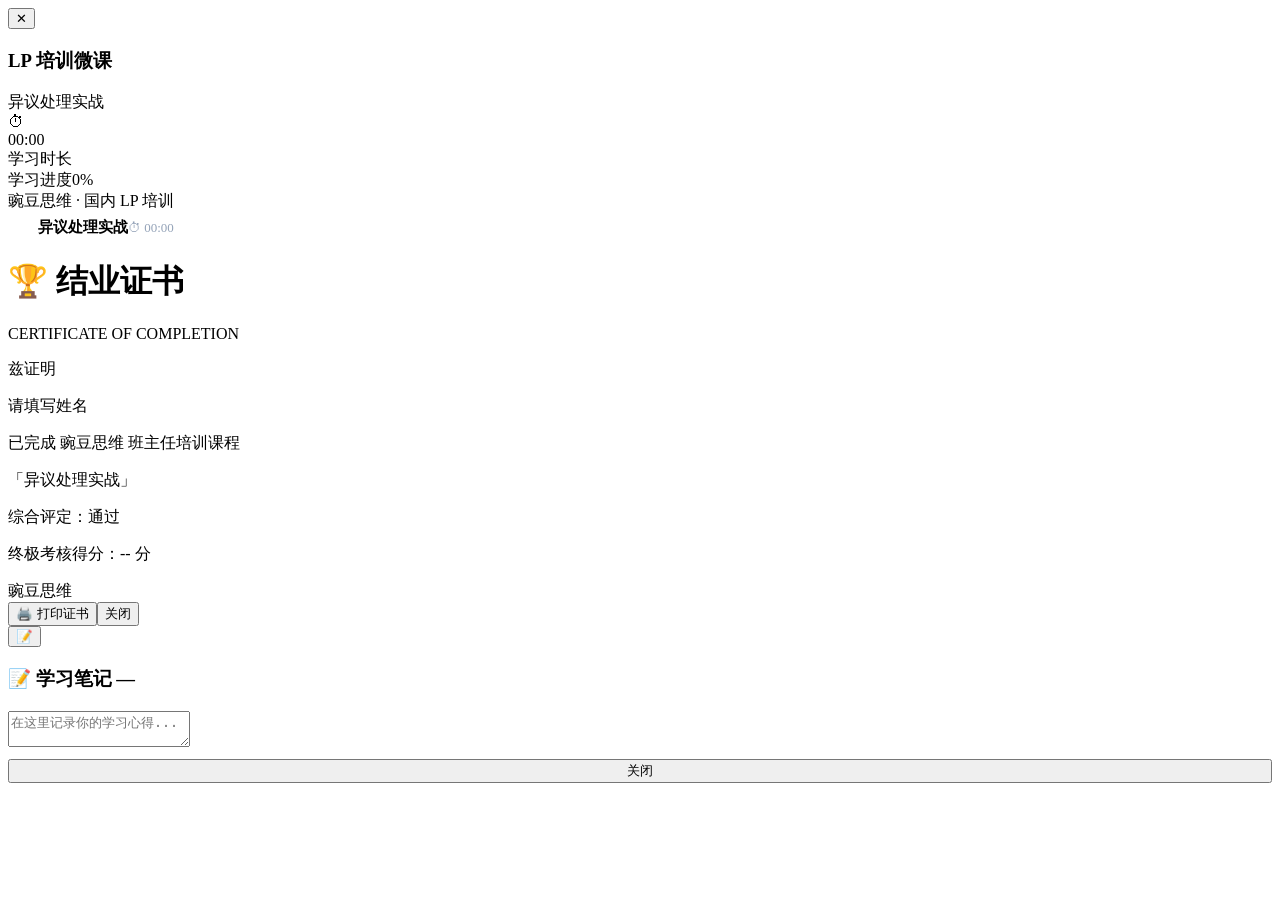
<file: _shell.html>
<body>
<!-- Sidebar -->
<div class="sidebar" id="sidebar">
<button class="sidebar-close-btn" onclick="toggleSidebar()">✕</button>
<div class="sidebar-header"><h3>LP 培训微课</h3><div class="course-title">异议处理实战</div></div>
<div class="study-timer"><span class="timer-icon">⏱</span><div><div class="timer-display" id="timerDisplay">00:00</div><div class="timer-label">学习时长</div></div></div>
<div class="sidebar-progress"><div class="progress-label"><span>学习进度</span><span id="progressPercent">0%</span></div><div class="progress-bar"><div class="progress-fill" id="progressFill"></div></div></div>
<div class="sidebar-nav" id="sidebarNav"></div>
<div class="sidebar-footer">豌豆思维 · 国内 LP 培训</div>
</div>
<div class="sidebar-overlay" id="sidebarOverlay" onclick="toggleSidebar()"></div>
<div class="mobile-header" id="mobileHeader"><button style="background:none;border:none;color:#fff;font-size:20px;cursor:pointer" onclick="toggleSidebar()">☰</button><span style="font-weight:700;font-size:15px" id="mhTitle">异议处理实战</span><span style="font-size:13px;color:#94a3b8" id="mhTimer">⏱ 00:00</span></div>
<div class="main" id="mainContent"></div>

<!-- Certificate -->
<div class="cert-overlay" id="certOverlay">
<div class="cert-paper" id="certPaper">
<h1>🏆 结业证书</h1><div class="sub">CERTIFICATE OF COMPLETION</div>
<div class="body"><p>兹证明</p><p class="name" id="certStudentName">请填写姓名</p><p>已完成 豌豆思维 班主任培训课程</p><p class="course">「异议处理实战」</p><p class="score" id="certScore">综合评定：通过</p><p class="final-score" id="certFinalScore">终极考核得分：-- 分</p>
<div class="cert-name-edit" id="certNameEdit" style="display:none;margin:16px auto 0;max-width:280px"><input type="text" id="certNameInput" placeholder="请输入你的姓名" style="width:100%;padding:10px 14px;border:2px solid var(--border);border-radius:8px;font-size:14px;font-family:inherit;text-align:center" maxlength="20"><button class="btn btn-sm" style="margin-top:10px;width:100%" onclick="saveCertName()">✍️ 确认姓名</button></div></div>
<div class="cert-footer"><span id="certDate"></span><span>豌豆思维</span></div>
<div class="cert-actions"><button class="btn" onclick="printCertificate()">🖨️ 打印证书</button><button class="btn btn-outline" onclick="closeCertificate()">关闭</button></div>
</div></div>

<button class="notes-toggle" onclick="toggleNotes()">📝</button>
<div class="notes-panel" id="notesPanel">
<h3>📝 学习笔记 — <span id="notesChapterLabel" style="font-weight:400;font-size:13px;color:var(--text-secondary)"></span></h3>
<textarea id="notesTextarea" placeholder="在这里记录你的学习心得..."></textarea>
<button class="btn btn-outline" onclick="toggleNotes()" style="margin-top:12px;width:100%">关闭</button>
</div>
</file>
